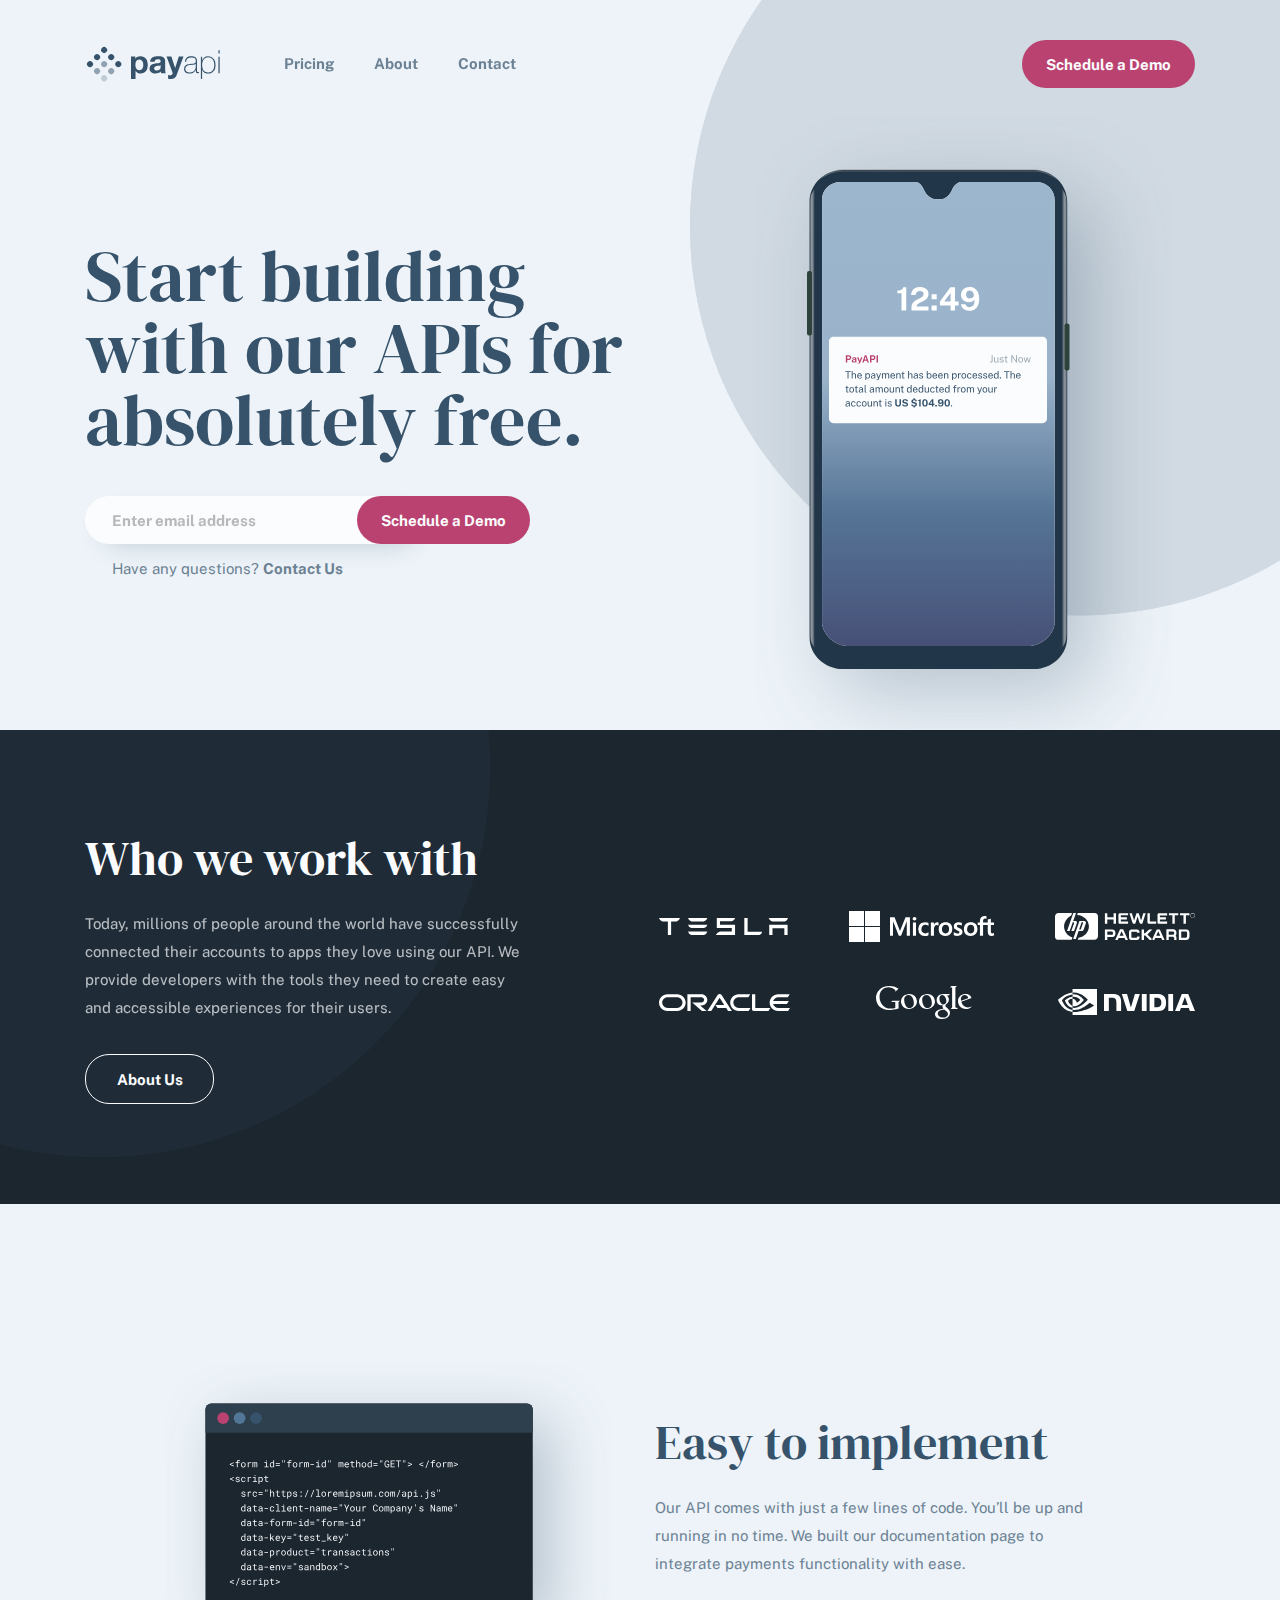
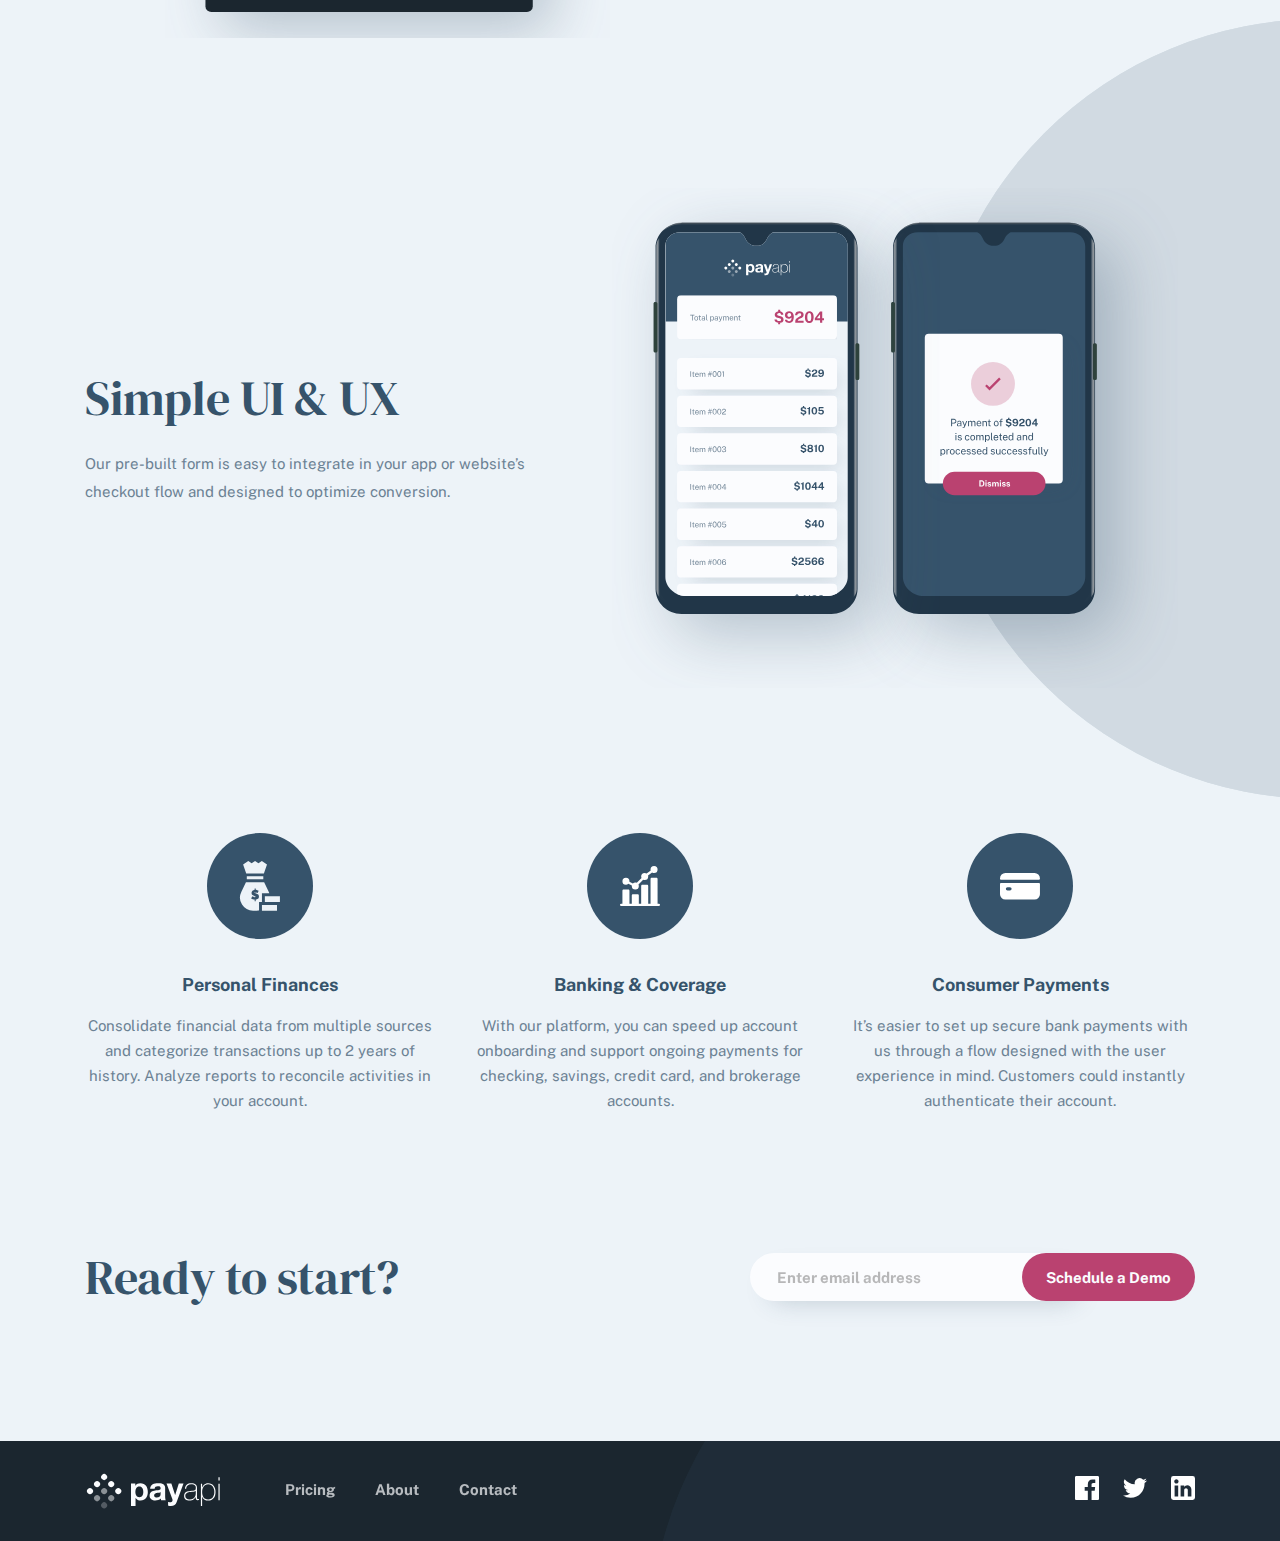
<file: index.html>
<!DOCTYPE html>
<html lang="en">
<head>
    <meta charset="UTF-8">
    <meta http-equiv="X-UA-Compatible" content="IE=edge">
    <meta name="viewport" content="width=device-width, initial-scale=1.0">
    <title>PayAPI</title>
    
    <!-- <link rel="stylesheet" href="./css/normalize.css"> -->
    <!-- <link rel="stylesheet" href="./css/main.css"> -->

    <link rel="stylesheet" href="./css/main.min.css">
</head>
<body>

    <div class="wrapper-bg">
        <!-- Header start -->
        <header class="site-header">
            <div class="container">
                <div class="site-header__inner">
                    <a class="logo" href="./index.html">
                        <img src="./images/logo.svg" alt="logo">
                    </a>
                    <div class="site-header__navbar-window">
                        <div class="site-header__btnbox">
                            <button class="site-header__x-btn js-close-navbar" type="button"></button>
                        </div>
                        <div class="site-header__navbar">
                            <nav class="site-header__nav">
                                <ul class="site-header__nav-list">
                                    <li class="site-header__nav-item">
                                        <!-- <a class="site-header__nav-link" href="./pricing.html"> -->
                                        <a class="site-header__nav-link" href="./pricing.html">
                                            Pricing
                                        </a>
                                    </li>
                                    <li class="site-header__nav-item">
                                        <!-- <a class="site-header__nav-link" href="#"> -->
                                        <a class="site-header__nav-link" href="./about.html">
                                            About
                                        </a>
                                    </li>
                                    <li class="site-header__nav-item">
                                        <a class="site-header__nav-link" href="./contact.html">
                                            Contact
                                        </a>
                                    </li>
                                </ul>
                            </nav>
                            <a class="site-header__link" href="#">
                                Schedule a Demo
                            </a>
                        </div>
                    </div>
                    <button class="site-header__burger js-open-navbar" type="button"></button>
                </div>
            </div>
        </header>
        <!-- Header finish -->
        <!-- Hero section start  -->
        <section class="hero">
            <div class="container">
                <div class="hero__inner">                
                    <div class="hero__textbox">
                        <h1 class="hero__text">
                            Start building with our APIs for absolutely free.
                        </h1>
    

                        

                        <form class="site-email-form" action="https://echo.htmlacademy.ru/" method="post" autocomplete="off">
                            <input class="site-email-input" type="email" name="user_email" id="user_email"
                            aria-label="Enter your email" required placeholder="Enter email address">
    
                            <button class="site-email-button" type="submit">
                                Schedule a Demo
                            </button>
                        </form>
                        <span class="hero__minitext">
                            Have any questions? 
                            <a class="hero__minitext-link" href="#">
                                Contact Us
                            </a>
                        </span>
                    </div>
                </div>
            </div>
        </section>
        <!-- Hero section finish  -->
    </div>

    <!-- Main start -->
    <main class="site-main">
        <!-- Сooperation section start  -->
        <section class="cooperation">
            <div class="container">
                <div class="cooperation__inner">
                    <div class="cooperation__textbox">
                        <h2 class="cooperation__text">
                            Who we work with
                        </h2>
                        <p class="cooperation__desc">
                            Today, millions of people around the world have successfully connected their accounts to apps they love using our API. We provide developers with the tools they need to create easy and accessible experiences for their users. 
                        </p>

                        <a class="cooperation__link" href="./about.html">
                            About Us
                        </a>
                    </div>

                    <div class="cooperation__imgbox">
                        <ul class="cooperation__list">
                            <li class="cooperation__item">
                                <a class="cooperation__img-link" href="#" target="blank">
                                    <img class="cooperation__img cooperation__img--tesla" src="./images/logo-tesla.svg" alt="Tesla company">
                                </a>
                            </li>
                            <li class="cooperation__item">
                                <a class="cooperation__img-link" href="#" target="blank">
                                    <img class="cooperation__img cooperation__img--microsoft" src="./images/logo-microsoft.svg" alt="Microsoft company">
                                </a>
                            </li>
                            <li class="cooperation__item">
                                <a class="cooperation__img-link" href="#" target="blank">
                                    <img class="cooperation__img cooperation__img--hp" src="./images/logo-hp.svg" alt="Hewlett Packard company">
                                </a>
                            </li>
                            <li class="cooperation__item">
                                <a class="cooperation__img-link" href="#" target="blank">
                                    <img class="cooperation__img cooperation__img--oracle" src="./images/logo-oracle.svg" alt="Oracle company">
                                </a>
                            </li>
                            <li class="cooperation__item">
                                <a class="cooperation__img-link" href="#" target="blank">
                                    <img class="cooperation__img cooperation__img--google" src="./images/logo-google.svg" alt="Google company">
                                </a>
                            </li>
                            <li class="cooperation__item">
                                <a class="cooperation__img-link" href="#" target="blank">
                                    <img class="cooperation__img cooperation__img--nvidia" src="./images/logo-nvidia.svg" alt="Nvida company">
                                </a>
                            </li>
                        </ul>
                    </div>
                </div>
            </div>
        </section>
        <!-- Сooperation section finish  -->

        <section class="app-functions">
            <div class="container">
                <h2 class="visually-hidden">
                    Our App Functions
                </h2>
                <div class="app-functions__inner">
                    <ul class="app-functions__list">
                        <li class="app-functions__item">
                            <div class="app-functions__textbox">
                                <h3 class="app-functions__text">
                                    Easy to implement
                                </h3>
                                <p class="app-functions__desc">
                                    Our API comes with just a few lines of code. You’ll be up and running in no time. We built our documentation page to integrate payments functionality with ease.
                                </p>
                            </div>
                        </li>
                        <li class="app-functions__item">
                            <div class="app-functions__textbox">
                                <h3 class="app-functions__text">
                                    Simple UI & UX
                                </h3>
                                <p class="app-functions__desc">
                                    Our pre-built form is easy to integrate in your app or website’s checkout flow and designed to optimize conversion. 
                                </p>
                            </div>
                        </li>
                    </ul>
                </div>
            </div>
        </section>
        <section class="about-services">
            <div class="container">
                <h2 class="visually-hidden">
                    Abour our services
                </h2>
                <div class="about-services__inner">
                    <ul class="about-services__info-list">
                        <li class="about-services__info-item">
                            <h3 class="about-services__info-text">
                                Personal Finances
                            </h3>
                            <p class="about-services__info-desc">
                                Consolidate financial data from multiple sources and categorize transactions up to 2 years of history. Analyze reports to reconcile activities in your account. 
                            </p>
                        </li>
                        <li class="about-services__info-item">
                            <h3 class="about-services__info-text">
                                Banking & Coverage
                            </h3>
                            <p class="about-services__info-desc">
                                With our platform, you can speed up account onboarding and support ongoing payments for checking, savings, credit card, and brokerage accounts.
                            </p>
                        </li>
                        <li class="about-services__info-item">
                            <h3 class="about-services__info-text">
                                Consumer Payments   
                            </h3>
                            <p class="about-services__info-desc">
                                It’s easier to set up secure bank payments with us through a flow designed with the user experience in mind. Customers could instantly authenticate their account.  
                            </p>
                        </li>
                    </ul>
                </div>
            </div>
        </section>

        <article class="site-article">
            <div class="container">
                <div class="site-article__wrap">
                    <h2 class="site-article__title">Ready to start?</h2>
                    <form
                    class="site-email-form"
                    action="https://echo.htmlacademy.ru/"
                    method="post"
                    autocomplete="off"
                    >
                    <input
                    class="site-email-input"
                    type="email"
                    name="user_ready_email"
                    id="user_ready_email"
                    aria-label="Enter your email"
                    required
                    placeholder="Enter email address"
                    />
                    
                    <button class="site-email-button" type="submit">
                        Schedule a Demo
                    </button>
                </form>
            </div>
        </div>
        </article>
    </main>
    <!-- Main finish  -->

    <!-- Footer start -->
    <footer class="site-footer">
        <div class="container">
            <div class="site-footer__inner">
                <a class="logo logo--footer" href="./index.html">
                    <img src="./images/logo-footer.svg" alt="PayAPI's logo footer">
                </a>
                <ul class="site-footer__list">
                    <li class="site-footer__item">
                        <a class="site-footer__link" href="./pricing.html">Pricing</a>
                    </li>
                    <li class="site-footer__item">
                        <a class="site-footer__link" href="./about.html">About</a>
                    </li>
                    <li class="site-footer__item">
                        <a class="site-footer__link" href="./contact.html">Contact</a>
                    </li>
                </ul>
                
                <ul class="site-footer__icon-list">
                    <li class="site-footer__icon-item">
                        <a class="site-footer__icon-link" href="#">
                            <svg width="24" height="24" fill="none" xmlns="http://www.w3.org/2000/svg"><path d="M22.68 0H1.32C.6 0 0 .6 0 1.32v21.36C0 23.4.6 24 1.32 24h11.5v-9.3H9.69v-3.62h3.13V8.41c0-3.1 1.9-4.79 4.66-4.79 1.32 0 2.46.1 2.8.15V7h-1.92c-1.5 0-1.8.71-1.8 1.76v2.32h3.59l-.47 3.62h-3.12V24h6.12c.73 0 1.32-.6 1.32-1.32V1.32C24 .6 23.4 0 22.68 0Z" fill="currentColor"/></svg>
                        </a>
                    </li>
                    <li class="site-footer__icon-item">
                        <a class="site-footer__icon-link" href="#">
                            <svg width="24" height="20" fill="none" xmlns="http://www.w3.org/2000/svg"><path d="M24 2.56c-.88.39-1.83.65-2.83.77A4.93 4.93 0 0 0 23.34.61c-.95.56-2 .97-3.13 1.2a4.92 4.92 0 0 0-8.4 4.48C7.74 6.1 4.1 4.13 1.68 1.15A4.93 4.93 0 0 0 3.2 7.72a4.9 4.9 0 0 1-2.23-.61A4.93 4.93 0 0 0 4.92 12c-.69.19-1.45.23-2.22.08a4.93 4.93 0 0 0 4.6 3.42A9.9 9.9 0 0 1 0 17.54a13.94 13.94 0 0 0 7.55 2.21c9.14 0 14.3-7.72 14-14.64.95-.7 1.79-1.57 2.45-2.55Z" fill="currentColor"/></svg>
                        </a>
                    </li>
                    <li class="site-footer__icon-item">
                        <a class="site-footer__icon-link" href="#">
                            <svg width="24" height="24" fill="none" xmlns="http://www.w3.org/2000/svg"><path fill-rule="evenodd" clip-rule="evenodd" d="M2.4 0h19.2A2.4 2.4 0 0 1 24 2.4v19.2a2.4 2.4 0 0 1-2.4 2.4H2.4A2.4 2.4 0 0 1 0 21.6V2.4A2.4 2.4 0 0 1 2.4 0Zm1.2 20.4h3.6V9.6H3.6v10.8ZM5.4 7.56c-1.2 0-2.16-.96-2.16-2.16 0-1.2.96-2.16 2.16-2.16 1.2 0 2.16.96 2.16 2.16 0 1.2-.96 2.16-2.16 2.16ZM16.8 20.4h3.6v-6.84c0-2.28-1.92-4.2-4.2-4.2-1.08 0-2.4.72-3 1.68V9.6H9.6v10.8h3.6v-6.36c0-.96.84-1.8 1.8-1.8.96 0 1.8.84 1.8 1.8v6.36Z" fill="currentColor"/></svg>
                        </a>
                    </li>
                </ul>
            </div>
        </div>
    </footer>
    <!-- Footer finish -->

    <script src="./js/main.js"></script>
</body>
</html>
</file>
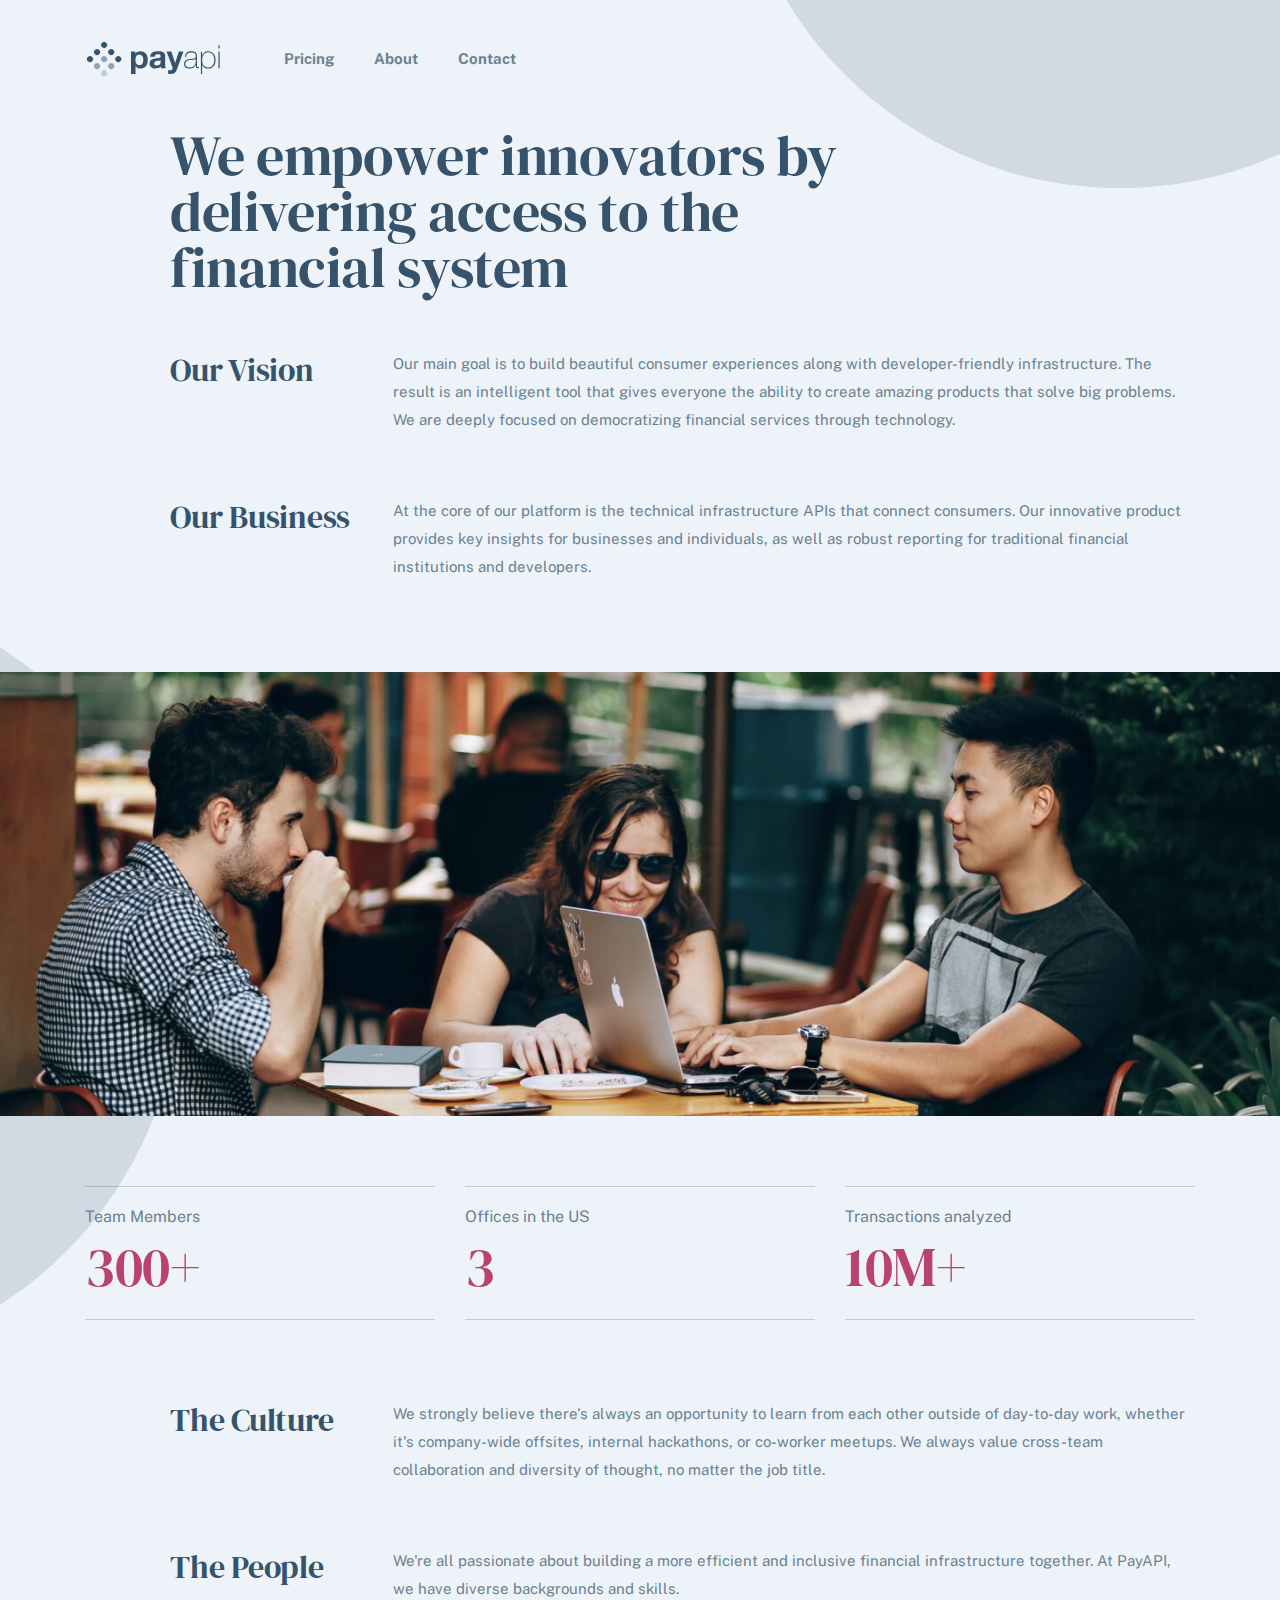
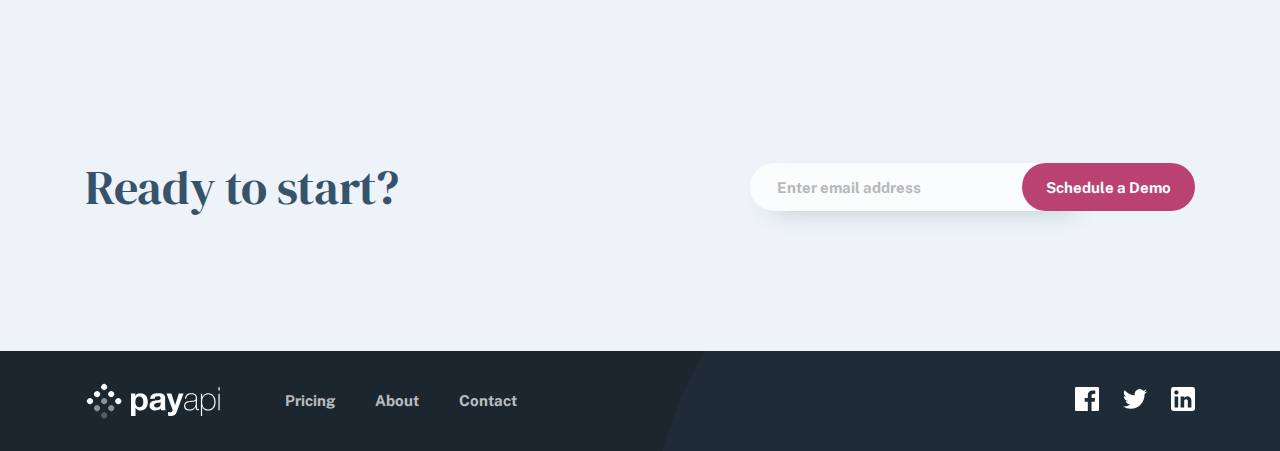
<file: about.html>
<!DOCTYPE html>
<html lang="en">
<head>
    <meta charset="UTF-8" />
    <meta http-equiv="X-UA-Compatible" content="IE=edge" />
    <meta name="viewport" content="width=device-width, initial-scale=1.0" />
    <title>PayAPI</title>
    
    <!-- <link rel="stylesheet" href="./css/normalize.css" /> -->
    <!-- <link rel="stylesheet" href="./css/main.css" /> -->
    
    <link rel="stylesheet" href="./css/main.min.css">
</head>
<body>
    
    <div class="about__wrap">
        <div class="wrapper-bg wrapper-bg--about">
            <!-- Header start -->
            <header class="site-header">
                <div class="container">
                    <div class="site-header__inner">
                        <a class="logo" href="./index.html">
                            <img src="./images/logo.svg" alt="logo" />
                        </a>
                        <div class="site-header__navbar-window">
                            <div class="site-header__btnbox">
                                <button
                                class="site-header__x-btn js-close-navbar"
                                type="button"
                                ></button>
                            </div>
                            <div class="site-header__navbar">
                                <nav class="site-header__nav">
                                    <ul class="site-header__nav-list">
                                        <li class="site-header__nav-item">
                                            <a
                                            class="site-header__nav-link"
                                            href="./pricing.html"
                                            >
                                            Pricing
                                        </a>
                                    </li>
                                    <li class="site-header__nav-item">
                                        <a
                                        class="site-header__nav-link"
                                        href="./about.html"
                                        >
                                        About
                                    </a>
                                </li>
                                <li class="site-header__nav-item">
                                    <a
                                    class="site-header__nav-link"
                                    href="./contact.html"
                                    >
                                    Contact
                                </a>
                            </div>
                        </div>
                        <button
                            class="site-header__burger js-open-navbar"
                            type="button"
                        ></button>
                    </div>
                </div>
            </header>
            <!-- Header finish -->

            <!-- Hero section start  -->
            <section class="hero about-hero">
                <div class="container">
                    <div class="about-hero__title-wrap">
                        <h2 class="about-hero__title">
                            We empower innovators by delivering access to the
                            financial system
                        </h2>
                    </div>
                    <ul class="about-hero__list">
                        <li class="about-hero__item">
                            <div class="about-hero__subtitle-wrap">
                                <h3 class="about-hero__subtitle">Our Vision</h3>
                            </div>
                            <p class="about-hero__descr">
                                Our main goal is to build beautiful consumer
                                experiences along with developer-friendly
                                infrastructure. The result is an intelligent
                                tool that gives everyone the ability to create
                                amazing products that solve big problems. We are
                                deeply focused on democratizing financial
                                services through technology.
                            </p>
                        </li>
                        <li class="about-hero__item">
                            <div class="about-hero__subtitle-wrap">
                                <h3 class="about-hero__subtitle">Our Business</h3>
                            </div>
                            <p class="about-hero__descr">
                                At the core of our platform is the technical
                                infrastructure APIs that connect consumers. Our
                                innovative product provides key insights for
                                businesses and individuals, as well as robust
                                reporting for traditional financial institutions
                                and developers.
                            </p>
                        </li>
                    </ul>
                </div>
            </section>
            <!-- Hero section finish  -->
        </div>

        <!-- Main start -->
        <main class="site-main">
            <!-- About us start-->
            <section class="about-us">
                <picture>
                    <source
                        media="(min-width: 992px)"
                        srcset="
                            ./images/people-desktop.jpg    1x,
                            ./images/people-desktop@2x.jpg 2x
                        "
                    />
                    <source
                        media="(min-width: 660px)"
                        srcset="
                            ./images/people-tablet.jpg    1x,
                            ./images/people-tablet@2x.jpg 2x
                        "
                    />

                    <img
                        class="about-us__img"
                        src="./images/people-mobile.jpg"
                        width="375"
                        height="300"
                        srcset="
                            ./images/people-mobile.jpg    1x,
                            ./images/people-mobile@2x.jpg 2x
                        "
                        alt="People watching computer"
                    />
                </picture>
            </section>
            <!-- About us finish -->
            
            <!-- Statistics start -->
            <section class="statistics">
                <div class="container">
                    <h2 class="visually-hidden">Statistics</h2>
                    <ul class="statistics__list">
                        <li class="statistics__item">
                            <p class="statistics__name">Team Members</p>
                            <span class="statistics__number">300+</span>
                        </li>
                        <li class="statistics__item">
                            <p class="statistics__name">Offices in the US</p>
                            <span class="statistics__number">3</span>
                        </li>
                        <li class="statistics__item">
                            <p class="statistics__name">
                                Transactions analyzed
                            </p>
                            <span class="statistics__number">10M+</span>
                        </li>
                    </ul>

                    <ul class="statistics__text-list">
                        <li class="statistics__text-item">
                            <div class="statistics__title-wrap">
                                <h3 class="statistics__title">The Culture</h3>
                            </div>
                            <p class="statistics__descr">
                                We strongly believe there's always an
                                opportunity to learn from each other outside of
                                day-to-day work, whether it's company-wide
                                offsites, internal hackathons, or co-worker
                                meetups. We always value cross-team
                                collaboration and diversity of thought, no
                                matter the job title.
                            </p>
                        </li>
                        <li class="statistics__text-item">
                            <div class="statistics__title-wrap">
                                <h3 class="statistics__title">The People</h3>
                            </div>
                            <p class="statistics__descr">
                                We're all passionate about building a more
                                efficient and inclusive financial infrastructure
                                together. At PayAPI, we have diverse backgrounds
                                and skills.
                            </p>
                        </li>
                    </ul>
                </div>
            </section>
            <!-- Statistics finish -->

            <!-- Article start -->
            <article class="site-article">
                <div class="container">
                    <div class="site-article__wrap">
                        <h2 class="site-article__title">Ready to start?</h2>
                        <form
                            class="site-email-form"
                            action="https://echo.htmlacademy.ru/"
                            method="post"
                            autocomplete="off"
                        >
                            <input
                                class="site-email-input"
                                type="email"
                                name="user_email"
                                id="user_email"
                                aria-label="Enter your email"
                                required
                                placeholder="Enter email address"
                            />

                            <button class="site-email-button" type="submit">
                                Schedule a Demo
                            </button>
                        </form>
                    </div>
                </div>
            </article>
            <!-- Article finish -->
        </main>
        <!-- Main finish  -->

      <!-- Footer start -->
      <footer class="site-footer">
    <div class="container">
        <div class="site-footer__inner">
            <a class="logo logo--footer" href="./index.html">
                <img src="./images/logo-footer.svg" alt="PayAPI's logo footer">
            </a>
            <ul class="site-footer__list">
                <li class="site-footer__item">
                    <a class="site-footer__link" href="./pricing.html">Pricing</a>
                </li>
                <li class="site-footer__item">
                    <a class="site-footer__link" href="./about.html">About</a>
                </li>
                <li class="site-footer__item">
                    <a class="site-footer__link" href="./contact.html">Contact</a>
                </li>
            </ul>
            
            <ul class="site-footer__icon-list">
                <li class="site-footer__icon-item">
                    <a class="site-footer__icon-link" href="#">
                        <svg width="24" height="24" fill="none" xmlns="http://www.w3.org/2000/svg"><path d="M22.68 0H1.32C.6 0 0 .6 0 1.32v21.36C0 23.4.6 24 1.32 24h11.5v-9.3H9.69v-3.62h3.13V8.41c0-3.1 1.9-4.79 4.66-4.79 1.32 0 2.46.1 2.8.15V7h-1.92c-1.5 0-1.8.71-1.8 1.76v2.32h3.59l-.47 3.62h-3.12V24h6.12c.73 0 1.32-.6 1.32-1.32V1.32C24 .6 23.4 0 22.68 0Z" fill="currentColor"/></svg>
                    </a>
                </li>
                <li class="site-footer__icon-item">
                    <a class="site-footer__icon-link" href="#">
                        <svg width="24" height="20" fill="none" xmlns="http://www.w3.org/2000/svg"><path d="M24 2.56c-.88.39-1.83.65-2.83.77A4.93 4.93 0 0 0 23.34.61c-.95.56-2 .97-3.13 1.2a4.92 4.92 0 0 0-8.4 4.48C7.74 6.1 4.1 4.13 1.68 1.15A4.93 4.93 0 0 0 3.2 7.72a4.9 4.9 0 0 1-2.23-.61A4.93 4.93 0 0 0 4.92 12c-.69.19-1.45.23-2.22.08a4.93 4.93 0 0 0 4.6 3.42A9.9 9.9 0 0 1 0 17.54a13.94 13.94 0 0 0 7.55 2.21c9.14 0 14.3-7.72 14-14.64.95-.7 1.79-1.57 2.45-2.55Z" fill="currentColor"/></svg>
                    </a>
                </li>
                <li class="site-footer__icon-item">
                    <a class="site-footer__icon-link" href="#">
                        <svg width="24" height="24" fill="none" xmlns="http://www.w3.org/2000/svg"><path fill-rule="evenodd" clip-rule="evenodd" d="M2.4 0h19.2A2.4 2.4 0 0 1 24 2.4v19.2a2.4 2.4 0 0 1-2.4 2.4H2.4A2.4 2.4 0 0 1 0 21.6V2.4A2.4 2.4 0 0 1 2.4 0Zm1.2 20.4h3.6V9.6H3.6v10.8ZM5.4 7.56c-1.2 0-2.16-.96-2.16-2.16 0-1.2.96-2.16 2.16-2.16 1.2 0 2.16.96 2.16 2.16 0 1.2-.96 2.16-2.16 2.16ZM16.8 20.4h3.6v-6.84c0-2.28-1.92-4.2-4.2-4.2-1.08 0-2.4.72-3 1.68V9.6H9.6v10.8h3.6v-6.36c0-.96.84-1.8 1.8-1.8.96 0 1.8.84 1.8 1.8v6.36Z" fill="currentColor"/></svg>
                    </a>
                </li>
            </ul>
        </div>
    </div>
      </footer>
      <!-- Footer finish -->

</div>
<script src="./js/main.js"></script>
</body>
</html>
</file>
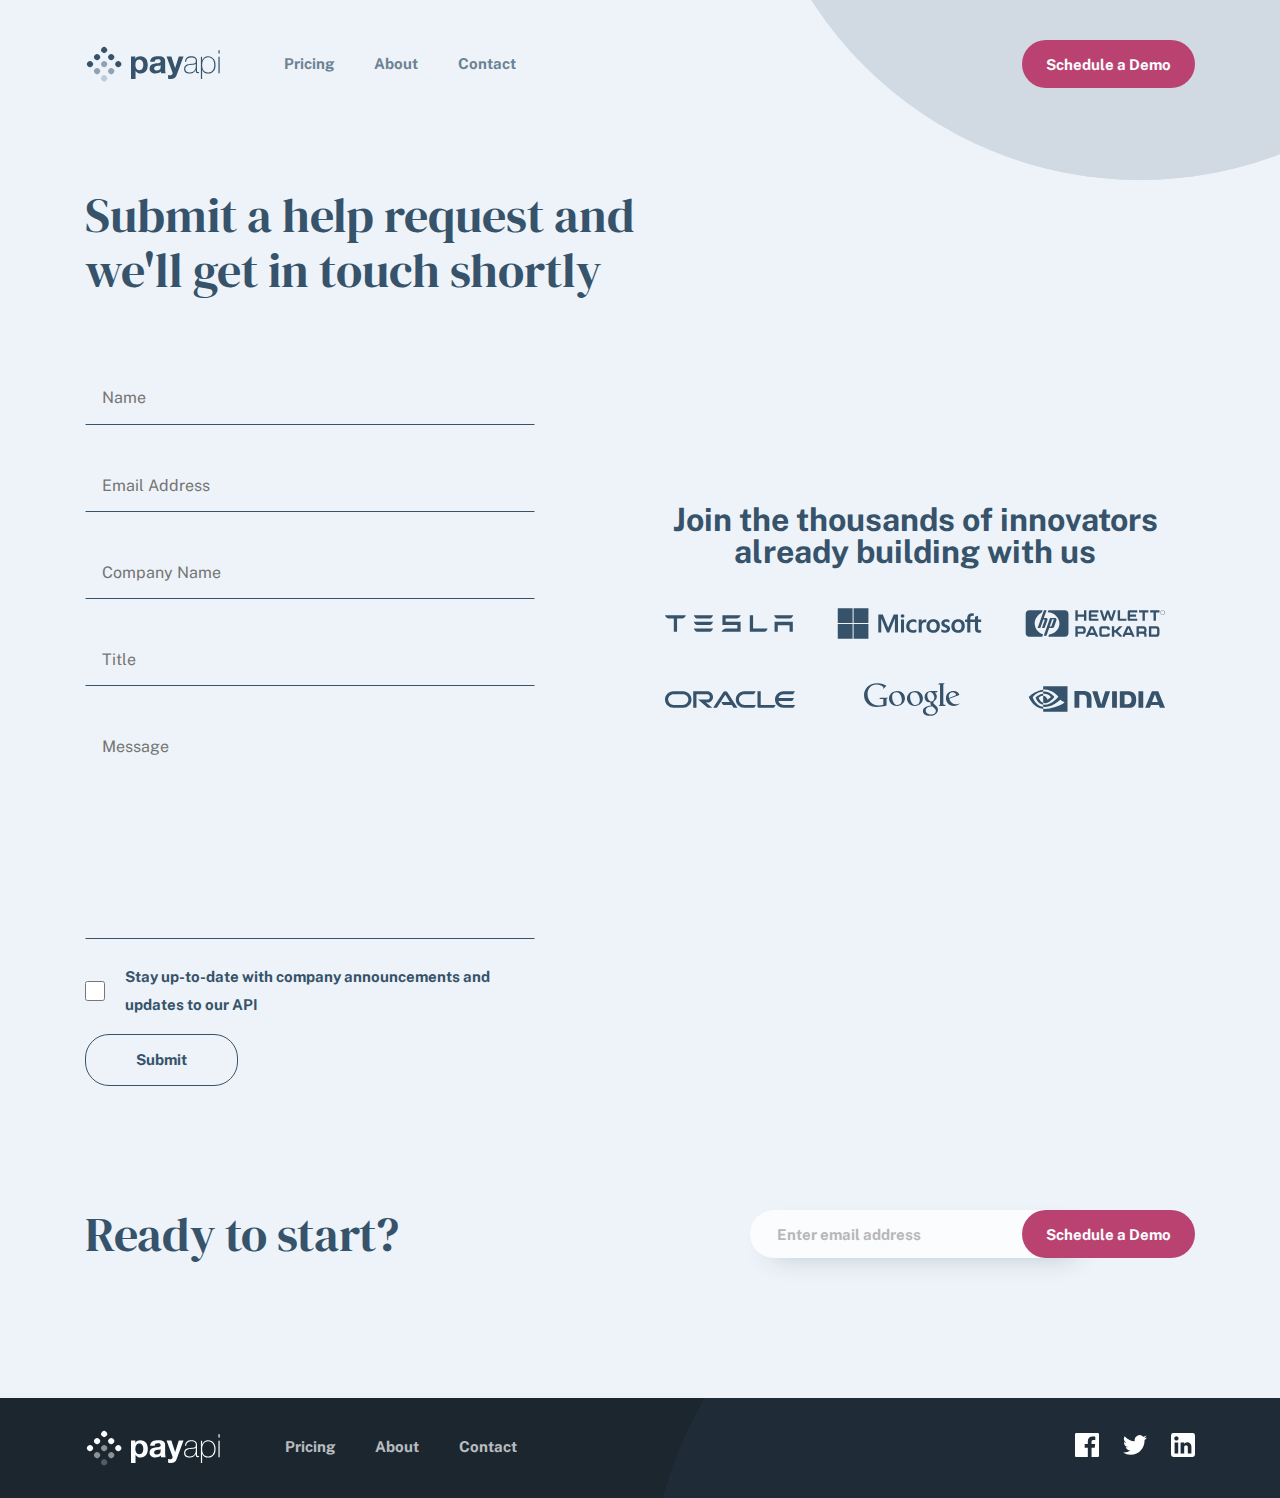
<file: contact.html>
<!DOCTYPE html>
<html lang="en">

<head>
    <meta charset="UTF-8">
    <meta http-equiv="X-UA-Compatible" content="IE=edge">
    <meta name="viewport" content="width=device-width, initial-scale=1.0">
    <title>PayAPI</title>

    <!-- <link rel="stylesheet" href="./css/normalize.css"> -->
    <link rel="stylesheet" href="./css/main.css">

    <!-- <link rel="stylesheet" href="./css/main.min.css"> -->
</head>

<body>

    <div class="contact-wrapper-bg">
        <!-- Header start -->
        <header class="site-header">
            <div class="container">
                <div class="site-header__inner">
                    <a class="logo" href="./index.html">
                        <img src="./images/logo.svg" alt="logo">
                    </a>
                    <div class="site-header__navbar-window">
                        <div class="site-header__btnbox">
                            <button class="site-header__x-btn js-close-navbar" type="button"></button>
                        </div>
                        <div class="site-header__navbar">
                            <nav class="site-header__nav">
                                <ul class="site-header__nav-list">
                                    <li class="site-header__nav-item">
                                        <a class="site-header__nav-link" href="./pricing.html">
                                            Pricing
                                        </a>
                                    </li>
                                    <li class="site-header__nav-item">
                                        <a class="site-header__nav-link" href="./about.html">
                                            About
                                        </a>
                                    </li>
                                    <li class="site-header__nav-item">
                                        <a class="site-header__nav-link" href="./contact.html">
                                            Contact
                                        </a>
                                    </li>
                                </ul>
                            </nav>
                            <a class="site-header__link" href="#">
                                Schedule a Demo
                            </a>
                        </div>
                    </div>
                    <button class="site-header__burger js-open-navbar" type="button"></button>
                </div>
            </div>
        </header>
        <!-- Header finish -->

        <!-- Hero section start  -->
        <section class="contact-hero">
            <div class="container">
                <div class="contact-hero__inner">
                    <div class="contact-hero__textbox">
                        <h2 class="contact-hero__text fz-400">
                            Submit a help request and we'll get in touch shortly
                        </h2>

                    </div>
                </div>
            </div>
        </section>
        <!-- Hero section finish  -->

    </div>

    <!-- Main start -->
    <main class="site-main">

        <section class="contact">
            <div class="container">
                <div class="contact__wrapper">
                    <div class="contact__inner">
                        <form class="contact__form" method="post" action="https://echo.htmlacademy.ru/courses" autocomplete="off">
                            <label class="contact__label">
                                <input class="input contact__input" name="user_name" aria-label="enter your name"
                                    type="text" placeholder="Name" minlength="3" required>
                                <span class="contact__span">This can't be empty</span>
                            </label>
                            <label class="contact__label">
                                <input class="input contact__input" name="user_email" aria-label="enter your email"
                                    type="text" placeholder="Email Address" minlength="3" required>
                                <span class="contact__span">This can't be empty</span>
                            </label>
                            <label class="contact__label">
                                <input class="input contact__input" name="user_company" aria-label="enter company name"
                                    type="text" placeholder="Company Name" minlength="3" required>
                                <span class="contact__span">This can't be empty</span>
                            </label>
                            <label class="contact__label">
                                <input class="input contact__input" name="user_company_title"
                                    aria-label="enter company title" type="text" placeholder="Title" minlength="3"
                                    required>
                                <span class="contact__span">This can't be empty</span>
                            </label>

                            <textarea class="contact__textarea textarea" name="user_message" cols="30" rows="10"
                                aria-label="enter your message" minlength="3" placeholder="Message"></textarea>

                            <label class="contact__label contact__label--flex">
                                <input class="input contact__input" name="user_choice"
                                    aria-label="Stay up-to-date with company announcements and updates to our API"
                                    type="checkbox">
                                <span class="contact__checkspan clr-secondary-100 fz-100 lh-200">
                                    Stay up-to-date with company announcements and updates to our API
                                </span>
                            </label>
                            <button class="contact__btn btn-light" type="submit">Submit</button>
                        </form>
                    </div>
                    <div class="contact__outer contact-cooperation">
                        <h3 class="contact__title fz-300 lh-400 clr-secondary-100">
                            Join the thousands of innovators already building with us
                        </h3>
                        <div class="contact-cooperation__imgbox">
                            <ul class="contact-cooperation__list contact__outer__list">
                                <li class="contact-cooperation__item">
                                    <a class="contact-cooperation__img-link" href="#" target="blank">
                                        <img class="contact-cooperation__img contact-cooperation__img--tesla" src="./images/tesla.svg"
                                            alt="Tesla company">
                                    </a>
                                </li>
                                <li class="contact-cooperation__item">
                                    <a class="contact-cooperation__img-link" href="#" target="blank">
                                        <img class="contact-cooperation__img contact-cooperation__img--microsoft"
                                            src="./images/microsoft.svg" alt="Microsoft company">
                                    </a>
                                </li>
                                <li class="contact-cooperation__item">
                                    <a class="contact-cooperation__img-link" href="#" target="blank">
                                        <img class="contact-cooperation__img contact-cooperation__img--hp" src="./images/packard.svg"
                                            alt="Hewlett Packard company">
                                    </a>
                                </li>
                                <li class="contact-cooperation__item">
                                    <a class="contact-cooperation__img-link" href="#" target="blank">
                                        <img class="contact-cooperation__img contact-cooperation__img--oracle" src="./images/Shape.svg"
                                            alt="Oracle company">
                                    </a>
                                </li>
                                <li class="contact-cooperation__item">
                                    <a class="contact-cooperation__img-link" href="#" target="blank">
                                        <img class="contact-cooperation__img contact-cooperation__img--google" src="./images/google.svg"
                                            alt="Google company">
                                    </a>
                                </li>
                                <li class="contact-cooperation__item">
                                    <a class="contact-cooperation__img-link" href="#" target="blank">
                                        <img class="contact-cooperation__img contact-cooperation__img--nvidia" src="./images/nvidia.svg"
                                            alt="Nvida company">
                                    </a>
                                </li>
                            </ul>
                        </div>
                    </div>
                </div>
            </div>
        </section>

        <!-- Article start -->
        <article class="site-article">
            <div class="container">
                <div class="site-article__wrap">
                    <h2 class="site-article__title">Ready to start?</h2>
                    <form class="site-email-form" action="https://echo.htmlacademy.ru/" method="post"
                        autocomplete="off">
                        <input class="site-email-input" type="email" name="user_email" id="user_email"
                            aria-label="Enter your email" required placeholder="Enter email address" />

                        <button class="site-email-button" type="submit">
                            Schedule a Demo
                        </button>
                    </form>
                </div>
            </div>
        </article>
        <!-- Article finish -->
    </main>
    <!-- Main finish  -->

    <!-- Footer start -->
    <footer class="site-footer">
        <div class="container">
            <div class="site-footer__inner">
                <a class="logo logo--footer" href="./index.html">
                    <img src="./images/logo-footer.svg" alt="PayAPI's logo footer">
                </a>
                <ul class="site-footer__list">
                    <li class="site-footer__item">
                        <a class="site-footer__link" href="./pricing.html">Pricing</a>
                    </li>
                    <li class="site-footer__item">
                        <a class="site-footer__link" href="./about.html">About</a>
                    </li>
                    <li class="site-footer__item">
                        <a class="site-footer__link" href="./contact.html">Contact</a>
                    </li>
                </ul>
                
                <ul class="site-footer__icon-list">
                    <li class="site-footer__icon-item">
                        <a class="site-footer__icon-link" href="#">
                            <svg width="24" height="24" fill="none" xmlns="http://www.w3.org/2000/svg"><path d="M22.68 0H1.32C.6 0 0 .6 0 1.32v21.36C0 23.4.6 24 1.32 24h11.5v-9.3H9.69v-3.62h3.13V8.41c0-3.1 1.9-4.79 4.66-4.79 1.32 0 2.46.1 2.8.15V7h-1.92c-1.5 0-1.8.71-1.8 1.76v2.32h3.59l-.47 3.62h-3.12V24h6.12c.73 0 1.32-.6 1.32-1.32V1.32C24 .6 23.4 0 22.68 0Z" fill="currentColor"/></svg>
                        </a>
                    </li>
                    <li class="site-footer__icon-item">
                        <a class="site-footer__icon-link" href="#">
                            <svg width="24" height="20" fill="none" xmlns="http://www.w3.org/2000/svg"><path d="M24 2.56c-.88.39-1.83.65-2.83.77A4.93 4.93 0 0 0 23.34.61c-.95.56-2 .97-3.13 1.2a4.92 4.92 0 0 0-8.4 4.48C7.74 6.1 4.1 4.13 1.68 1.15A4.93 4.93 0 0 0 3.2 7.72a4.9 4.9 0 0 1-2.23-.61A4.93 4.93 0 0 0 4.92 12c-.69.19-1.45.23-2.22.08a4.93 4.93 0 0 0 4.6 3.42A9.9 9.9 0 0 1 0 17.54a13.94 13.94 0 0 0 7.55 2.21c9.14 0 14.3-7.72 14-14.64.95-.7 1.79-1.57 2.45-2.55Z" fill="currentColor"/></svg>
                        </a>
                    </li>
                    <li class="site-footer__icon-item">
                        <a class="site-footer__icon-link" href="#">
                            <svg width="24" height="24" fill="none" xmlns="http://www.w3.org/2000/svg"><path fill-rule="evenodd" clip-rule="evenodd" d="M2.4 0h19.2A2.4 2.4 0 0 1 24 2.4v19.2a2.4 2.4 0 0 1-2.4 2.4H2.4A2.4 2.4 0 0 1 0 21.6V2.4A2.4 2.4 0 0 1 2.4 0Zm1.2 20.4h3.6V9.6H3.6v10.8ZM5.4 7.56c-1.2 0-2.16-.96-2.16-2.16 0-1.2.96-2.16 2.16-2.16 1.2 0 2.16.96 2.16 2.16 0 1.2-.96 2.16-2.16 2.16ZM16.8 20.4h3.6v-6.84c0-2.28-1.92-4.2-4.2-4.2-1.08 0-2.4.72-3 1.68V9.6H9.6v10.8h3.6v-6.36c0-.96.84-1.8 1.8-1.8.96 0 1.8.84 1.8 1.8v6.36Z" fill="currentColor"/></svg>
                        </a>
                    </li>
                </ul>
            </div>
        </div>
    </footer>
    <!-- Footer finish -->

    <script src="./js/main.js"></script>
</body>

</html>
</file>
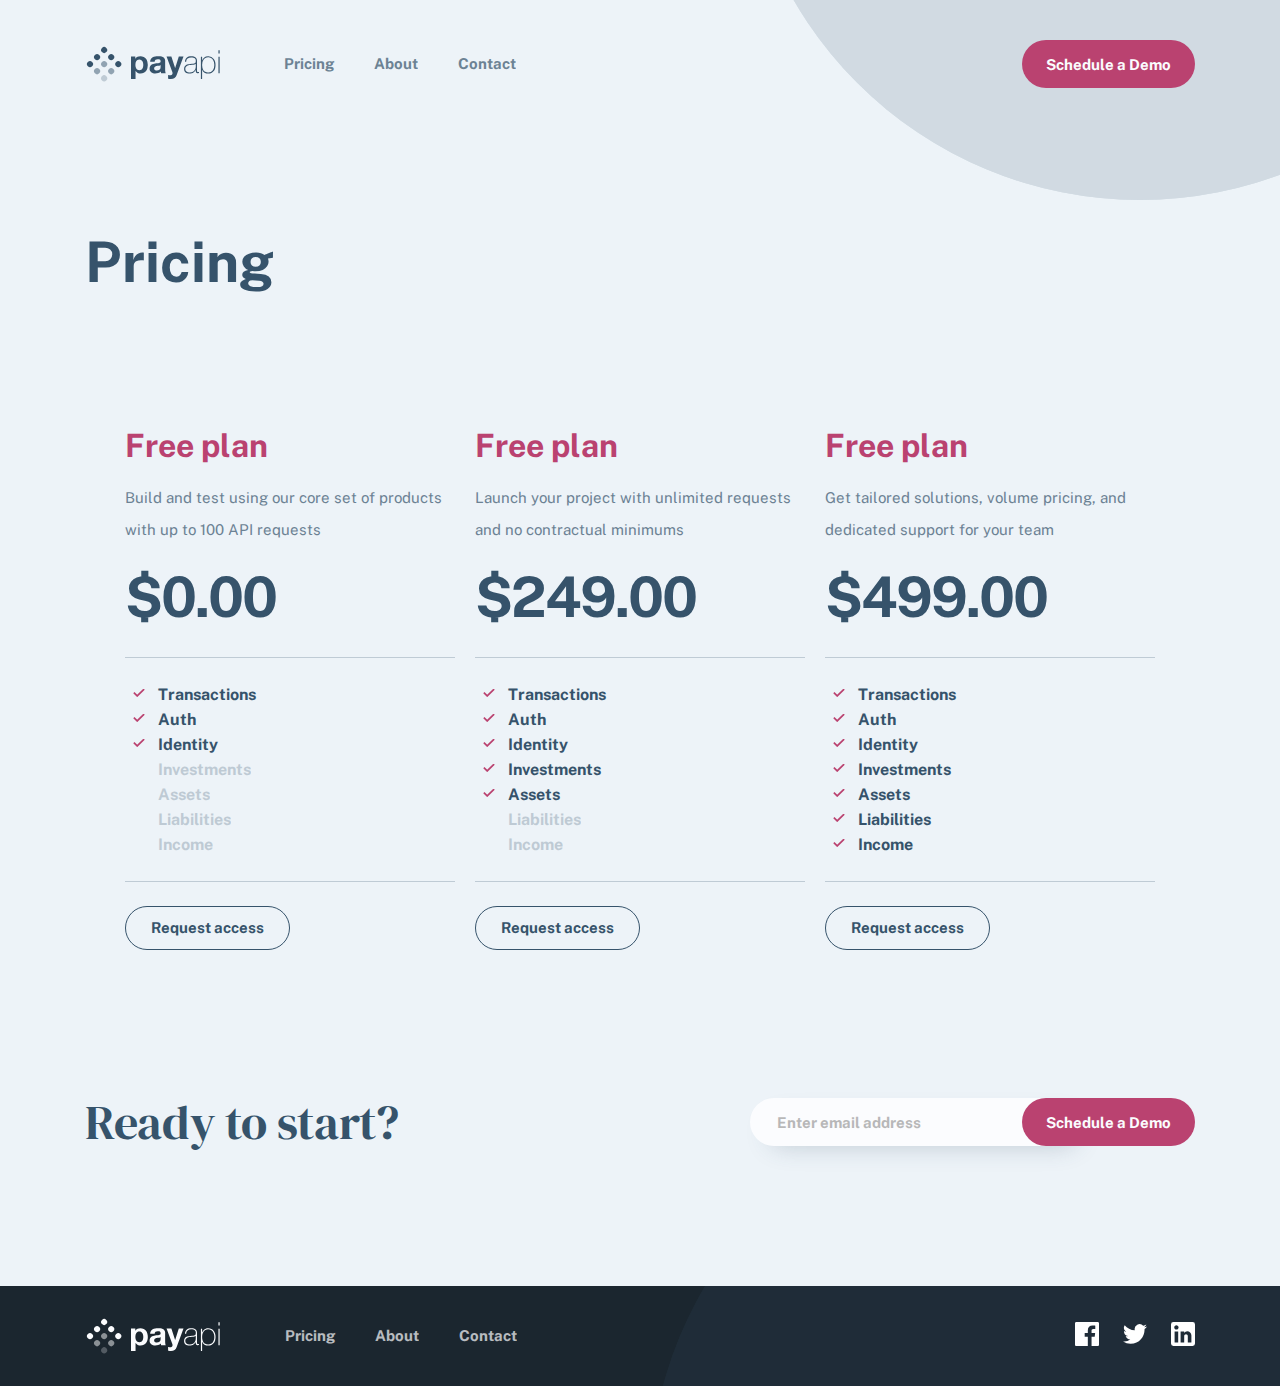
<file: pricing.html>
<!DOCTYPE html>
<html lang="en">

<head>
    <meta charset="UTF-8">
    <meta http-equiv="X-UA-Compatible" content="IE=edge">
    <meta name="viewport" content="width=device-width, initial-scale=1.0">
    <title>PayAPI</title>

    <!-- <link rel="stylesheet" href="./css/normalize.css"> -->
    <link rel="stylesheet" href="./css/main.css">

    <!-- <link rel="stylesheet" href="./css/main.min.css"> -->
</head>

<body>

    <div class="pricing-wrapper-bg">
        <!-- Header start -->
        <header class="site-header">
            <div class="container">
                <div class="site-header__inner">
                    <a class="logo" href="./index.html">
                        <img src="./images/logo.svg" alt="logo">
                    </a>
                    <div class="site-header__navbar-window">
                        <div class="site-header__btnbox">
                            <button class="site-header__x-btn js-close-navbar" type="button"></button>
                        </div>
                        <div class="site-header__navbar">
                            <nav class="site-header__nav">
                                <ul class="site-header__nav-list">
                                    <li class="site-header__nav-item">
                                        <a class="site-header__nav-link" href="./pricing.html">
                                            Pricing
                                        </a>
                                    </li>
                                    <li class="site-header__nav-item">
                                        <a class="site-header__nav-link" href="./about.html">
                                            About
                                        </a>
                                    </li>
                                    <li class="site-header__nav-item">
                                        <a class="site-header__nav-link" href="./contact.html">
                                            Contact
                                        </a>
                                    </li>
                                </ul>
                            </nav>
                            <a class="site-header__link" href="#">
                                Schedule a Demo
                            </a>
                        </div>
                    </div>
                    <button class="site-header__burger js-open-navbar" type="button"></button>
                </div>
            </div>
        </header>
        <!-- Header finish -->
        <!-- Hero section start  -->
        <section class="pricing-hero">
            <div class="container">
                <div class="pricing-hero__inner">
                    <div class="pricing-hero__textbox">
                        <h2 class="pricing-hero__text clr-secondary-100 fz-500 lh-600">
                            Pricing
                        </h2>
                    </div>
                </div>
            </div>
        </section>
        <!-- Hero section finish  -->
    </div>

    <!-- Main start -->
    <main class="site-main">
        <section class="pricing">
            <h2 class="visually-hidden">Our plans</h2>
            <div class="container">
                <div class="pricing__wrapper">
                    <ul class="pricing__list">
                        <li class="pricing__item">
                            <h3 class="pricing__title lh-300 clr-primary-100 fz-300 lh-500">Free plan</h3>
                            <p class="pricing__item__text fw-100 fz-100 lh-400 clr-light-200">
                                Build and test using our core set of products with up to 100 API requests 
                            </p>
                            <strong class="pricing__price fz-500 lh-700 clr-secondary-100">$0.00</strong>
                            <ul class="pricing__wrapper__list">
                                <li
                                    class="pricing__wrapper__item pricing__wrapper__item--enabled fz-200 lh-300 clr-secondary-100">
                                    Transactions
                                </li>
                                <li
                                    class="pricing__wrapper__item pricing__wrapper__item--enabled fz-200 lh-300 clr-secondary-100">
                                    Auth
                                </li>
                                <li
                                    class="pricing__wrapper__item pricing__wrapper__item--enabled fz-200 lh-300 clr-secondary-100">
                                    Identity
                                </li>
                                <li class="pricing__wrapper__item fz-200 lh-300 clr-secondary-100">
                                    Investments
                                </li>
                                <li class="pricing__wrapper__item fz-200 lh-300 clr-secondary-100">
                                    Assets
                                </li>
                                <li class="pricing__wrapper__item fz-200 lh-300 clr-secondary-100">
                                    Liabilities
                                </li>
                                <li class="pricing__wrapper__item fz-200 lh-300 clr-secondary-100">
                                    Income
                                </li>
                            </ul>

                            <button class="pricing__btn btn btn-light request-btn">
                                Request access
                            </button>
                        </li>
                        <li class="pricing__item">
                            <h3 class="pricing__title lh-300 clr-primary-100 fz-300 lh-500">Free plan</h3>
                            <p class="pricing__item__text fw-100 fz-100 lh-400 clr-light-200">
                                Launch your project with unlimited requests and no contractual minimums 
                            </p>
                            <strong class="pricing__price fz-500 lh-700 clr-secondary-100">$249.00</strong>
                            <ul class="pricing__wrapper__list">
                                <li
                                    class="pricing__wrapper__item pricing__wrapper__item--enabled fz-200 lh-300 clr-secondary-100">
                                    Transactions
                                </li>
                                <li
                                    class="pricing__wrapper__item pricing__wrapper__item--enabled fz-200 lh-300 clr-secondary-100">
                                    Auth
                                </li>
                                <li
                                    class="pricing__wrapper__item pricing__wrapper__item--enabled fz-200 lh-300 clr-secondary-100">
                                    Identity
                                </li>
                                <li
                                    class="pricing__wrapper__item pricing__wrapper__item--enabled fz-200 lh-300 clr-secondary-100">
                                    Investments
                                </li>
                                <li
                                    class="pricing__wrapper__item pricing__wrapper__item--enabled fz-200 lh-300 clr-secondary-100">
                                    Assets
                                </li>
                                <li class="pricing__wrapper__item fz-200 lh-300 clr-secondary-100">
                                    Liabilities
                                </li>
                                <li class="pricing__wrapper__item fz-200 lh-300 clr-secondary-100">
                                    Income
                                </li>
                            </ul>
                            <button class="pricing__btn btn btn-light request-btn">
                                Request access
                            </button>
                        </li>
                        <li class="pricing__item">
                            <h3 class="pricing__title lh-300 clr-primary-100 fz-300 lh-500">Free plan</h3>
                            <p class="pricing__item__text fw-100 fz-100 lh-400 clr-light-200">
                                Get tailored solutions, volume pricing, and dedicated support for your team 
                            </p>
                            <strong class="pricing__price fz-500 lh-700 clr-secondary-100">$499.00</strong>
                            <ul class="pricing__wrapper__list">
                                <li
                                    class="pricing__wrapper__item pricing__wrapper__item--enabled fz-200 lh-300 clr-secondary-100">
                                    Transactions
                                </li>
                                <li
                                    class="pricing__wrapper__item pricing__wrapper__item--enabled fz-200 lh-300 clr-secondary-100">
                                    Auth
                                </li>
                                <li
                                    class="pricing__wrapper__item pricing__wrapper__item--enabled fz-200 lh-300 clr-secondary-100">
                                    Identity
                                </li>
                                <li
                                    class="pricing__wrapper__item pricing__wrapper__item--enabled fz-200 lh-300 clr-secondary-100">
                                    Investments
                                </li>
                                <li
                                    class="pricing__wrapper__item pricing__wrapper__item--enabled fz-200 lh-300 clr-secondary-100">
                                    Assets
                                </li>
                                <li
                                    class="pricing__wrapper__item pricing__wrapper__item--enabled fz-200 lh-300 clr-secondary-100">
                                    Liabilities
                                </li>
                                <li
                                    class="pricing__wrapper__item pricing__wrapper__item--enabled fz-200 lh-300 clr-secondary-100">
                                    Income
                                </li>
                            </ul>

                            <button class="pricing__btn btn btn-light request-btn">
                                Request access
                            </button>
                        </li>
                    </ul>
                </div>
            </div>
        </section>

        <!-- Article start -->
        <article class="site-article">
            <div class="container">
                <div class="site-article__wrap">
                    <h2 class="site-article__title">Ready to start?</h2>
                    <form
                        class="site-email-form"
                        action="https://echo.htmlacademy.ru/"
                        method="post"
                        autocomplete="off"
                    >
                        <input
                            class="site-email-input"
                            type="email"
                            name="user_email"
                            id="user_email"
                            aria-label="Enter your email"
                            required
                            placeholder="Enter email address"
                        />

                        <button class="site-email-button" type="submit">
                            Schedule a Demo
                        </button>
                    </form>
                </div>
            </div>
        </article>
        <!-- Article finish -->
    </main>
    <!-- Main finish  -->

    <!-- Footer start -->
    <footer class="site-footer">
        <div class="container">
            <div class="site-footer__inner">
                <a class="logo logo--footer" href="./index.html">
                    <img src="./images/logo-footer.svg" alt="PayAPI's logo footer">
                </a>
                <ul class="site-footer__list">
                    <li class="site-footer__item">
                        <a class="site-footer__link" href="./pricing.html">Pricing</a>
                    </li>
                    <li class="site-footer__item">
                        <a class="site-footer__link" href="./about.html">About</a>
                    </li>
                    <li class="site-footer__item">
                        <a class="site-footer__link" href="./contact.html">Contact</a>
                    </li>
                </ul>
                
                <ul class="site-footer__icon-list">
                    <li class="site-footer__icon-item">
                        <a class="site-footer__icon-link" href="#">
                            <svg width="24" height="24" fill="none" xmlns="http://www.w3.org/2000/svg"><path d="M22.68 0H1.32C.6 0 0 .6 0 1.32v21.36C0 23.4.6 24 1.32 24h11.5v-9.3H9.69v-3.62h3.13V8.41c0-3.1 1.9-4.79 4.66-4.79 1.32 0 2.46.1 2.8.15V7h-1.92c-1.5 0-1.8.71-1.8 1.76v2.32h3.59l-.47 3.62h-3.12V24h6.12c.73 0 1.32-.6 1.32-1.32V1.32C24 .6 23.4 0 22.68 0Z" fill="currentColor"/></svg>
                        </a>
                    </li>
                    <li class="site-footer__icon-item">
                        <a class="site-footer__icon-link" href="#">
                            <svg width="24" height="20" fill="none" xmlns="http://www.w3.org/2000/svg"><path d="M24 2.56c-.88.39-1.83.65-2.83.77A4.93 4.93 0 0 0 23.34.61c-.95.56-2 .97-3.13 1.2a4.92 4.92 0 0 0-8.4 4.48C7.74 6.1 4.1 4.13 1.68 1.15A4.93 4.93 0 0 0 3.2 7.72a4.9 4.9 0 0 1-2.23-.61A4.93 4.93 0 0 0 4.92 12c-.69.19-1.45.23-2.22.08a4.93 4.93 0 0 0 4.6 3.42A9.9 9.9 0 0 1 0 17.54a13.94 13.94 0 0 0 7.55 2.21c9.14 0 14.3-7.72 14-14.64.95-.7 1.79-1.57 2.45-2.55Z" fill="currentColor"/></svg>
                        </a>
                    </li>
                    <li class="site-footer__icon-item">
                        <a class="site-footer__icon-link" href="#">
                            <svg width="24" height="24" fill="none" xmlns="http://www.w3.org/2000/svg"><path fill-rule="evenodd" clip-rule="evenodd" d="M2.4 0h19.2A2.4 2.4 0 0 1 24 2.4v19.2a2.4 2.4 0 0 1-2.4 2.4H2.4A2.4 2.4 0 0 1 0 21.6V2.4A2.4 2.4 0 0 1 2.4 0Zm1.2 20.4h3.6V9.6H3.6v10.8ZM5.4 7.56c-1.2 0-2.16-.96-2.16-2.16 0-1.2.96-2.16 2.16-2.16 1.2 0 2.16.96 2.16 2.16 0 1.2-.96 2.16-2.16 2.16ZM16.8 20.4h3.6v-6.84c0-2.28-1.92-4.2-4.2-4.2-1.08 0-2.4.72-3 1.68V9.6H9.6v10.8h3.6v-6.36c0-.96.84-1.8 1.8-1.8.96 0 1.8.84 1.8 1.8v6.36Z" fill="currentColor"/></svg>
                        </a>
                    </li>
                </ul>
            </div>
        </div>
    </footer>
    <!-- Footer finish -->

    <script src="./js/main.js"></script>
</body>

</html>
</file>
<file: css/main.css>
:root{--main-font-family: "Public Sans", "Arial", sans-serif;--main-font-weight: 700;--main-regular-font-weight: 400;--main-DM-font-family: "DM Serif Display", "Times New Roman", serif;--main-body-bg-color: #edf3f8;--main-text-color: #36536b;--main-desc-color: #6c8294;--main-footer-bg-color: #1b262f;--main-link-bg-color: #ba4270;--main-link-hover-bg: #da6d97;--main-white-text-color: #fbfcfe;--clr-primary-100:#ba4270;--clr-primary-200:#da6d97;--clr-secondary-100:#36536b;--clr-secondary-200:#1b262f;--clr-light-100:#fbfcfe;--clr-light-200:#6c8294;--fz-100:15px;--fz-200:16px;--fz-300:32px;--fz-400:48px;--fz-500:56px;--fw-100:400;--fw-200:700;--lh-100:18px;--lh-200:28px;--lh-300:25px;--lh-400:32px;--lh-500:40px;--lh-600:56px;--lh-700:72px}@font-face{font-family:"Public Sans";font-style:normal;font-weight:400;font-display:swap;src:url("../fonts/public-sans-v14-latin-regular.woff2") format("woff2"),url("../fonts/public-sans-v14-latin-regular.woff") format("woff")}@font-face{font-family:"DM Serif Display";font-style:normal;font-weight:400;font-display:swap;src:url("../fonts/dm-serif-display-v10-latin-regular.woff2") format("woff2"),url("../fonts/dm-serif-display-v10-latin-regular.woff") format("woff")}@font-face{font-family:"Public Sans";font-style:normal;font-weight:700;font-display:swap;src:url("../fonts/public-sans-v14-latin-700.woff2") format("woff2"),url("../fonts/public-sans-v14-latin-700.woff") format("woff")}html{line-height:1.15;-webkit-text-size-adjust:100%}body{margin:0}main{display:block}h1{font-size:2em;margin:.67em 0}hr{-webkit-box-sizing:content-box;box-sizing:content-box;height:0;overflow:visible}pre{font-family:monospace,monospace;font-size:1em}a{background-color:rgba(0,0,0,0)}abbr[title]{border-bottom:none;text-decoration:underline;-webkit-text-decoration:underline dotted;text-decoration:underline dotted}b,strong{font-weight:bolder}code,kbd,samp{font-family:monospace,monospace;font-size:1em}small{font-size:80%}sub,sup{font-size:75%;line-height:0;position:relative;vertical-align:baseline}sub{bottom:-0.25em}sup{top:-0.5em}img{border-style:none}button,input,optgroup,select,textarea{font-family:inherit;font-size:100%;line-height:1.15;margin:0}button,input{overflow:visible}button,select{text-transform:none}button,[type=button],[type=reset],[type=submit]{-webkit-appearance:button}button::-moz-focus-inner,[type=button]::-moz-focus-inner,[type=reset]::-moz-focus-inner,[type=submit]::-moz-focus-inner{border-style:none;padding:0}button:-moz-focusring,[type=button]:-moz-focusring,[type=reset]:-moz-focusring,[type=submit]:-moz-focusring{outline:1px dotted ButtonText}fieldset{padding:.35em .75em .625em}legend{-webkit-box-sizing:border-box;box-sizing:border-box;color:inherit;display:table;max-width:100%;padding:0;white-space:normal}progress{vertical-align:baseline}textarea{overflow:auto}[type=checkbox],[type=radio]{-webkit-box-sizing:border-box;box-sizing:border-box;padding:0}[type=number]::-webkit-inner-spin-button,[type=number]::-webkit-outer-spin-button{height:auto}[type=search]{-webkit-appearance:textfield;outline-offset:-2px}[type=search]::-webkit-search-decoration{-webkit-appearance:none}::-webkit-file-upload-button{-webkit-appearance:button;font:inherit}details{display:block}summary{display:list-item}template{display:none}[hidden]{display:none}*{-webkit-box-sizing:border-box;box-sizing:border-box}html{height:100%}img{display:block;height:auto}body{display:-webkit-box;display:-ms-flexbox;display:flex;-webkit-box-orient:vertical;-webkit-box-direction:normal;-ms-flex-direction:column;flex-direction:column;height:100%;margin:0;font-family:var(--main-font-family);font-weight:var(--main-font-weight);background-color:var(--main-body-bg-color)}a{display:inline-block;text-decoration:none}.site-main{-webkit-box-flex:1;-ms-flex-positive:1;flex-grow:1}button{border:1px solid rgba(0,0,0,0);background-color:rgba(0,0,0,0);-webkit-transition:all .3s ease-in-out;transition:all .3s ease-in-out}.btn{padding:12px 25px}.btn-primary{background-color:var(--clr-primary-100);-webkit-box-shadow:10px 10px 25px -10px rgba(54,83,107,.25);box-shadow:10px 10px 25px -10px rgba(54,83,107,.25);padding:16px 25px;text-align:center;color:var(--clr-light-100);border-radius:24px}.btn-primary:hover{background-color:var(--clr-primary-200)}.btn-primary:disabled{background-color:var(--clr-primary-100)}.btn-light{font-weight:var(--fw-200);font-size:var(--fz-100);line-height:var(--lh-100);border-radius:24px;border-color:var(--clr-secondary-100);color:var(--clr-secondary-100)}.btn-light:hover{background-color:var(--clr-secondary-100);color:var(--clr-light-100)}.fz-100{font-size:15px}.fz-200{font-size:16px}.fz-300{font-size:32px}.fz-400{font-size:48px}.fz-500{font-size:56px}.fw-100{font-weight:400}.fw-200{font-weight:700}.lh-100{line-height:18px}.lh-200{line-height:28px}.lh-300{line-height:25px}.lh-400{line-height:32px}.lh-500{line-height:40px}.lh-600{line-height:56px}.lh-700{line-height:72px}.clr-primary-100{color:#ba4270}.clr-primary-200{color:#da6d97}.clr-secondary-100{color:#36536b}.clr-secondary-200{color:#1b262f}.clr-light-100{color:#fbfcfe}.clr-light-200{color:#6c8294}.visually-hidden{clip:rect(0 0 0 0);-webkit-clip-path:inset(50%);clip-path:inset(50%);height:1px;overflow:hidden;position:absolute;white-space:nowrap;width:1px}.container{max-width:1150px;margin:0 auto;padding:0 20px}.site-header{padding-top:40px}.site-header__inner{display:-webkit-box;display:-ms-flexbox;display:flex;-webkit-box-align:center;-ms-flex-align:center;align-items:center;-webkit-box-pack:justify;-ms-flex-pack:justify;justify-content:space-between}.site-header__navbar-window{position:fixed;top:0;right:0;z-index:3;display:none;max-width:300px;width:100%;padding-top:48px;padding-right:24px;padding-left:24px;height:100%;background-color:var(--main-footer-bg-color);background-image:url("../../images/simple-circle.svg");background-repeat:no-repeat;background-position:calc(50% - 40px) calc(50% - 500px);-webkit-animation-name:navbar-animation;animation-name:navbar-animation;-webkit-animation-duration:2s;animation-duration:2s;-webkit-animation-fill-mode:forwards;animation-fill-mode:forwards}.navbar-open .site-header__navbar-window{display:block}@-webkit-keyframes navbar-animation{0%{right:-100%}100%{right:0}}@keyframes navbar-animation{0%{right:-100%}100%{right:0}}.site-header__btnbox{display:-webkit-box;display:-ms-flexbox;display:flex;-webkit-box-align:center;-ms-flex-align:center;align-items:center;-webkit-box-pack:end;-ms-flex-pack:end;justify-content:end;width:100%;padding-bottom:24px;border-bottom:1px solid rgba(251,252,254,.15)}.site-header__x-btn{display:inline-block;width:22px;height:23px;border:none;background-color:rgba(0,0,0,0);background-image:url("../../images/X.svg");background-position:center;background-repeat:no-repeat}.site-header__navbar{display:-webkit-box;display:-ms-flexbox;display:flex;-webkit-box-orient:vertical;-webkit-box-direction:normal;-ms-flex-direction:column;flex-direction:column;-webkit-box-align:center;-ms-flex-align:center;align-items:center;padding-top:43px}.site-header__nav{margin-bottom:32px}.site-header__nav-list{display:-webkit-box;display:-ms-flexbox;display:flex;-webkit-box-orient:vertical;-webkit-box-direction:normal;-ms-flex-direction:column;flex-direction:column;-webkit-box-align:center;-ms-flex-align:center;align-items:center;margin-top:0;margin-bottom:0;padding-left:0;list-style:none}.site-header__nav-item{margin-bottom:32px}.site-header__nav-item:last-child{margin-bottom:0}.site-header__nav-link{font-size:20px;line-height:24px;text-align:center;color:var(--main-white-text-color);opacity:.7}.site-header__link{max-width:252px;width:100%;padding-top:16px;padding-bottom:14px;font-size:15px;line-height:18px;text-align:center;color:var(--main-white-text-color);background-color:var(--main-link-bg-color);border-radius:24px;-webkit-transition:background-color .3s ease,opacity .3s ease;transition:background-color .3s ease,opacity .3s ease}.site-header__link:hover{background-color:var(--main-link-hover-bg)}.site-header__link:active{opacity:.5}.site-header__burger{width:28px;height:17px;background-color:rgba(0,0,0,0);border:none;background-image:url("../../images/burger.svg");background-position:center;background-repeat:no-repeat}@media only screen and (min-width: 660px){.site-header__inner{-webkit-box-pack:start;-ms-flex-pack:start;justify-content:start}.site-header__navbar-window{position:static;display:block;max-width:none;width:100%;padding-top:0;padding-right:0;padding-left:64px;height:auto;background-color:rgba(0,0,0,0);background-image:none;-webkit-animation-name:none;animation-name:none}.site-header__btnbox{display:none}.site-header__navbar{-webkit-box-orient:horizontal;-webkit-box-direction:normal;-ms-flex-direction:row;flex-direction:row;-webkit-box-pack:justify;-ms-flex-pack:justify;justify-content:space-between;width:100%;padding-top:0}.site-header__nav{margin-bottom:0;margin-right:20px}.site-header__nav-list{-webkit-box-orient:horizontal;-webkit-box-direction:normal;-ms-flex-direction:row;flex-direction:row}.site-header__nav-item{margin-right:40px;margin-bottom:0}.site-header__nav-item:last-child{margin-right:0}.site-header__nav-link{font-size:15px;line-height:18px;color:var(--main-text-color);-webkit-transition:opacity .3s ease;transition:opacity .3s ease}.site-header__nav-link:hover{opacity:1}.site-header__link{max-width:173px;padding-top:16px;padding-bottom:14px}.site-header__burger{display:none}}.wrapper-bg{background-image:url("../../images/hero-bg-t.svg");background-position:calc(50% + 0px) calc(50% - 390px);background-repeat:no-repeat;background-size:780px auto}.hero{padding-top:396px;padding-bottom:80px}.hero__inner{display:-webkit-box;display:-ms-flexbox;display:flex;-webkit-box-orient:vertical;-webkit-box-direction:normal;-ms-flex-direction:column;flex-direction:column;-webkit-box-align:center;-ms-flex-align:center;align-items:center}.hero__textbox{display:-webkit-box;display:-ms-flexbox;display:flex;-webkit-box-orient:vertical;-webkit-box-direction:normal;-ms-flex-direction:column;flex-direction:column;-webkit-box-align:center;-ms-flex-align:center;align-items:center;max-width:573px;width:100%}.hero__text{margin-top:0;margin-bottom:24px;font-family:var(--main-DM-font-family);font-weight:var(--main-regular-font-weight);font-size:32px;line-height:36px;text-align:center;color:var(--main-text-color)}.site-email-form{display:-webkit-box;display:-ms-flexbox;display:flex;-webkit-box-orient:vertical;-webkit-box-direction:normal;-ms-flex-direction:column;flex-direction:column;-webkit-box-align:center;-ms-flex-align:center;align-items:center;width:100%}.site-email-input{max-width:327px;width:100%;padding-top:16px;padding-right:27px;padding-bottom:14px;padding-left:27px;font-weight:700;font-size:15px;line-height:18px;color:var(--main-text-color);background-color:var(--main-white-text-color);-webkit-box-shadow:10px 10px 25px -10px rgba(54,83,107,.25);box-shadow:10px 10px 25px -10px rgba(54,83,107,.25);border-radius:24px;border:none}.site-email-input::-webkit-input-placeholder{opacity:.5}.site-email-input::-moz-placeholder{opacity:.5}.site-email-input:-ms-input-placeholder{opacity:.5}.site-email-input::-ms-input-placeholder{opacity:.5}.site-email-input::placeholder{opacity:.5}.site-email-input:not(:focus):not(:-moz-placeholder-shown):invalid{outline:1px solid red}.site-email-input:not(:focus):not(:-ms-input-placeholder):invalid{outline:1px solid red}.site-email-input:not(:focus):not(:placeholder-shown):invalid{outline:1px solid red}.site-email__button{color:red}.site-email-button{max-width:327px;width:100%;margin-top:16px;padding-top:16px;padding-bottom:14px;font-weight:var(--main-font-weight);font-size:15px;line-height:18px;text-align:center;color:var(--main-white-text-color);background-color:var(--main-link-bg-color);border-radius:24px;border:none;-webkit-transition:background-color .3s ease,opacity .3s ease;transition:background-color .3s ease,opacity .3s ease}.site-email-button:hover{background-color:var(--main-link-hover-bg)}.site-email-button:active{opacity:.5}.hero__minitext{margin-top:24px;display:inline-block;font-weight:var(--main-regular-font-weight);font-size:15px;line-height:18px;color:var(--main-desc-color)}.hero__minitext-link{font-weight:var(--main-font-weight);font-size:15px;line-height:18px;color:var(--main-desc-color)}@media only screen and (min-width: 660px){.wrapper-bg{background-position:calc(50% + 0px) calc(50% - 470px);background-size:949px auto}.hero{padding-bottom:100px}.hero__inner{-webkit-box-align:center;-ms-flex-align:center;align-items:center}.hero__textbox{-webkit-box-align:center;-ms-flex-align:center;align-items:center;max-width:573px}.hero__text{margin-bottom:22px;font-size:48px;line-height:56px;text-align:center}.site-email-form{position:relative;top:0;left:0;max-width:445px;width:100%;-webkit-box-orient:horizontal;-webkit-box-direction:normal;-ms-flex-direction:row;flex-direction:row;-webkit-box-align:center;-ms-flex-align:center;align-items:center}.site-email__input{padding-right:60px}.site-email-input{padding-right:60px}.site-email-button{position:absolute;top:0;right:0;max-width:173px;margin-top:0}.hero__minitext{margin-top:16px}}@media only screen and (min-width: 825px){.wrapper-bg{background-image:url("../../images/hero-bg.svg");background-position:calc(50% + 440px) calc(50% - 60px);background-size:780px auto}.hero{padding-top:152px;padding-bottom:152px}.hero__inner{-webkit-box-align:start;-ms-flex-align:start;align-items:flex-start}.hero__textbox{-webkit-box-align:start;-ms-flex-align:start;align-items:flex-start;max-width:546px}.hero__text{margin-bottom:40px;font-size:72px;line-height:72px;text-align:start}.hero__minitext{margin-left:27px}}.wrapper-bg{background-image:url("../../images/hero-bg-t.svg");background-position:calc(50% + 0px) calc(50% - 390px);background-repeat:no-repeat;background-size:780px auto}.hero{padding-top:396px;padding-bottom:80px}.hero__inner{display:-webkit-box;display:-ms-flexbox;display:flex;-webkit-box-orient:vertical;-webkit-box-direction:normal;-ms-flex-direction:column;flex-direction:column;-webkit-box-align:center;-ms-flex-align:center;align-items:center}.hero__textbox{display:-webkit-box;display:-ms-flexbox;display:flex;-webkit-box-orient:vertical;-webkit-box-direction:normal;-ms-flex-direction:column;flex-direction:column;-webkit-box-align:center;-ms-flex-align:center;align-items:center;max-width:573px;width:100%}.hero__text{margin-top:0;margin-bottom:24px;font-family:var(--main-DM-font-family);font-weight:var(--main-regular-font-weight);font-size:32px;line-height:36px;text-align:center;color:var(--main-text-color)}.site-email-form{display:-webkit-box;display:-ms-flexbox;display:flex;-webkit-box-orient:vertical;-webkit-box-direction:normal;-ms-flex-direction:column;flex-direction:column;-webkit-box-align:center;-ms-flex-align:center;align-items:center;width:100%}.site-email-input{max-width:327px;width:100%;padding-top:16px;padding-right:27px;padding-bottom:14px;padding-left:27px;font-weight:700;font-size:15px;line-height:18px;color:var(--main-text-color);background-color:var(--main-white-text-color);-webkit-box-shadow:10px 10px 25px -10px rgba(54,83,107,.25);box-shadow:10px 10px 25px -10px rgba(54,83,107,.25);border-radius:24px;border:none}.site-email-input::-webkit-input-placeholder{opacity:.5}.site-email-input::-moz-placeholder{opacity:.5}.site-email-input:-ms-input-placeholder{opacity:.5}.site-email-input::-ms-input-placeholder{opacity:.5}.site-email-input::placeholder{opacity:.5}.site-email-input:not(:focus):not(:-moz-placeholder-shown):invalid{outline:1px solid red}.site-email-input:not(:focus):not(:-ms-input-placeholder):invalid{outline:1px solid red}.site-email-input:not(:focus):not(:placeholder-shown):invalid{outline:1px solid red}.site-email__button{color:red}.site-email-button{max-width:327px;width:100%;margin-top:16px;padding-top:16px;padding-bottom:14px;font-weight:var(--main-font-weight);font-size:15px;line-height:18px;text-align:center;color:var(--main-white-text-color);background-color:var(--main-link-bg-color);border-radius:24px;border:none;-webkit-transition:background-color .3s ease,opacity .3s ease;transition:background-color .3s ease,opacity .3s ease}.site-email-button:hover{background-color:var(--main-link-hover-bg)}.site-email-button:active{opacity:.5}.hero__minitext{margin-top:24px;display:inline-block;font-weight:var(--main-regular-font-weight);font-size:15px;line-height:18px;color:var(--main-desc-color)}.hero__minitext-link{font-weight:var(--main-font-weight);font-size:15px;line-height:18px;color:var(--main-desc-color)}@media only screen and (min-width: 660px){.wrapper-bg{background-position:calc(50% + 0px) calc(50% - 470px);background-size:949px auto}.hero{padding-bottom:100px}.hero__inner{-webkit-box-align:center;-ms-flex-align:center;align-items:center}.hero__textbox{-webkit-box-align:center;-ms-flex-align:center;align-items:center;max-width:573px}.hero__text{margin-bottom:22px;font-size:48px;line-height:56px;text-align:center}.site-email-form{position:relative;top:0;left:0;max-width:445px;width:100%;-webkit-box-orient:horizontal;-webkit-box-direction:normal;-ms-flex-direction:row;flex-direction:row;-webkit-box-align:center;-ms-flex-align:center;align-items:center}.site-email__input{padding-right:60px}.site-email-input{padding-right:60px}.site-email-button{position:absolute;top:0;right:0;max-width:173px;margin-top:0}.hero__minitext{margin-top:16px}}@media only screen and (min-width: 825px){.wrapper-bg{background-image:url("../../images/hero-bg.svg");background-position:calc(50% + 440px) calc(50% - 60px);background-size:780px auto}.hero{padding-top:152px;padding-bottom:152px}.hero__inner{-webkit-box-align:start;-ms-flex-align:start;align-items:flex-start}.hero__textbox{-webkit-box-align:start;-ms-flex-align:start;align-items:flex-start;max-width:546px}.hero__text{margin-bottom:40px;font-size:72px;line-height:72px;text-align:start}.hero__minitext{margin-left:27px}}.cooperation{padding-top:80px;padding-bottom:80px;background-color:var(--main-footer-bg-color);background-image:url("../../images/simple-circle.svg");background-repeat:no-repeat;background-position:calc(50% + 0px) calc(50% - 535px);background-size:780px 780px}.cooperation__inner{display:-webkit-box;display:-ms-flexbox;display:flex;-webkit-box-orient:vertical;-webkit-box-direction:reverse;-ms-flex-direction:column-reverse;flex-direction:column-reverse;-webkit-box-align:center;-ms-flex-align:center;align-items:center}.cooperation__textbox{display:-webkit-box;display:-ms-flexbox;display:flex;-webkit-box-orient:vertical;-webkit-box-direction:normal;-ms-flex-direction:column;flex-direction:column;-webkit-box-align:center;-ms-flex-align:center;align-items:center;max-width:456px;width:100%}.cooperation__text{margin-top:0;margin-bottom:16px;font-family:var(--main-DM-font-family);font-weight:var(--main-regular-font-weight);font-size:32px;line-height:36px;text-align:center;color:var(--main-white-text-color)}.cooperation__desc{margin-top:0;margin-bottom:60px;font-weight:var(--main-regular-font-weight);font-size:15px;line-height:28px;text-align:center;color:var(--main-white-text-color);opacity:.7}.cooperation__link{max-width:129px;width:100%;padding-top:16px;padding-bottom:14px;font-size:15px;line-height:18px;text-align:center;color:var(--main-white-text-color);border:1px solid var(--main-white-text-color);border-radius:24px;-webkit-transition:color .3s ease,background-color .3s ease,opacity .3s ease;transition:color .3s ease,background-color .3s ease,opacity .3s ease}.cooperation__link:hover{color:var(--main-footer-bg-color);background-color:#fff}.cooperation__link:active{color:var(--main-white-text-color);background-color:rgba(0,0,0,0);opacity:.5}.cooperation__imgbox{max-width:280px;margin-bottom:56px}.cooperation__list{display:-webkit-box;display:-ms-flexbox;display:flex;-ms-flex-wrap:wrap;flex-wrap:wrap;-webkit-box-pack:justify;-ms-flex-pack:justify;justify-content:space-between;-webkit-box-align:center;-ms-flex-align:center;align-items:center;width:100%;margin-top:0;margin-bottom:0;padding-left:0;list-style:none}.cooperation__item{margin-bottom:40px}.cooperation__item:nth-child(5){margin-bottom:0}.cooperation__item:nth-child(6){margin-bottom:0}.cooperation__img--tesla{width:107px;height:15px}.cooperation__img--microsoft{width:120px;height:26px}.cooperation__img--hp{width:115px;height:22px}.cooperation__img--oracle{width:108px;height:14px}.cooperation__img--google{width:79px;height:27px}.cooperation__img--nvidia{width:113px;height:22px}@media only screen and (min-width: 600px){.cooperation{padding-top:88px;padding-bottom:88px;background-position:calc(50% + 0px) calc(50% - 460px)}.cooperation__text{margin-bottom:24px;font-size:48px;line-height:56px}.cooperation__desc{margin-bottom:32px}.cooperation__imgbox{max-width:536px;margin-bottom:64px}.cooperation__item{margin-bottom:46px}.cooperation__item:nth-child(4){margin-bottom:0}.cooperation__img--tesla{width:129px;height:17px}.cooperation__img--microsoft{width:145px;height:31px}.cooperation__img--hp{width:140px;height:27px}.cooperation__img--oracle{width:131px;height:17px}.cooperation__img--google{width:96px;height:33px}.cooperation__img--nvidia{width:137px;height:26px}}@media only screen and (min-width: 1045px){.cooperation{padding-top:100px;padding-bottom:100px;background-position:calc(50% - 540px) calc(50% - 200px)}.cooperation__inner{-webkit-box-orient:horizontal;-webkit-box-direction:normal;-ms-flex-direction:row;flex-direction:row;-webkit-box-pack:justify;-ms-flex-pack:justify;justify-content:space-between}.cooperation__textbox{-webkit-box-orient:vertical;-webkit-box-direction:normal;-ms-flex-direction:column;flex-direction:column;-webkit-box-align:start;-ms-flex-align:start;align-items:flex-start;max-width:445px;margin-right:20px}.cooperation__text{text-align:start}.cooperation__desc{text-align:start}.cooperation__imgbox{max-width:536px;margin-bottom:0}.cooperation__item{margin-bottom:39px}.cooperation__item:nth-child(4){margin-bottom:0}}.app-functions{padding-top:80px;padding-bottom:80px}.app-functions__list{display:-webkit-box;display:-ms-flexbox;display:flex;-webkit-box-orient:vertical;-webkit-box-direction:normal;-ms-flex-direction:column;flex-direction:column;-webkit-box-align:center;-ms-flex-align:center;align-items:center;margin-top:0;margin-bottom:80px;padding-left:0;list-style:none}.app-functions__item{display:-webkit-box;display:-ms-flexbox;display:flex;-webkit-box-orient:vertical;-webkit-box-direction:normal;-ms-flex-direction:column;flex-direction:column;-webkit-box-align:center;-ms-flex-align:center;align-items:center;background-repeat:no-repeat}.app-functions__item:nth-child(1){margin-bottom:80px;padding-top:257px;background-image:url("../../images/code-img.svg");background-position:calc(50% + 20px) top;background-size:401px auto}.app-functions__item:nth-child(2){padding-top:368px;background-image:url("../../images/double-phone.svg");background-position:calc(50% + 10px) top;background-size:328px auto}.app-functions__textbox{max-width:573px;width:100%}.app-functions__text{margin-top:0;margin-bottom:24px;font-family:var(--main-DM-font-family);font-weight:var(--main-regular-font-weight);font-size:36px;line-height:36px;text-align:center;color:var(--main-text-color)}.app-functions__desc{margin-top:0;margin-bottom:0;font-weight:var(--main-regular-font-weight);font-size:15px;line-height:28px;text-align:center;color:var(--main-desc-color)}.app-functions__info-list{display:-webkit-box;display:-ms-flexbox;display:flex;-webkit-box-orient:vertical;-webkit-box-direction:normal;-ms-flex-direction:column;flex-direction:column;-webkit-box-align:center;-ms-flex-align:center;align-items:center;width:100%;margin-top:0;margin-bottom:0;padding-left:0;list-style:none}.app-functions__info-item{display:-webkit-box;display:-ms-flexbox;display:flex;-webkit-box-orient:vertical;-webkit-box-direction:normal;-ms-flex-direction:column;flex-direction:column;-webkit-box-align:center;-ms-flex-align:center;align-items:center;max-width:328px;width:100%;margin-bottom:48px}.app-functions__info-item::before{display:inline-block;width:106px;height:106px;background-color:var(--main-text-color);border-radius:50%;margin-bottom:33px;background-repeat:no-repeat;background-position:center;background-size:cover;content:""}.app-functions__info-item:nth-child(1)::before{background-image:url("../../images/personal-finance.svg")}.app-functions__info-item:nth-child(2)::before{background-image:url("../../images/banking-coverage.svg")}.app-functions__info-item:nth-child(3){margin-bottom:0}.app-functions__info-item:nth-child(3)::before{background-image:url("../../images/consumer-payments.svg")}.app-functions__info-text{margin-top:0;margin-bottom:16px;font-size:18px;line-height:25px;text-align:center;color:var(--main-text-color)}.app-functions__info-desc{margin-top:0;margin-bottom:0;font-weight:var(--main-regular-font-weight);font-size:15px;line-height:25px;text-align:center;color:var(--main-desc-color)}@media only screen and (min-width: 600px){.app-functions{padding-top:100px;padding-bottom:100px}.app-functions__list{margin-top:0;margin-bottom:100px;padding-left:0;list-style:none}.app-functions__item{display:-webkit-box;display:-ms-flexbox;display:flex;-webkit-box-orient:vertical;-webkit-box-direction:normal;-ms-flex-direction:column;flex-direction:column;-webkit-box-align:center;-ms-flex-align:center;align-items:center;background-repeat:no-repeat}.app-functions__item:nth-child(1){margin-bottom:100px;padding-top:298px;background-size:401px auto}.app-functions__item:nth-child(2){background-size:363px auto}.app-functions__textbox{max-width:573px;width:100%}.app-functions__text{font-size:48px;line-height:56px}}@media only screen and (min-width: 690px){.app-functions__info-list{-webkit-box-orient:horizontal;-webkit-box-direction:normal;-ms-flex-direction:row;flex-direction:row;-webkit-box-align:start;-ms-flex-align:start;align-items:flex-start;-webkit-box-pack:justify;-ms-flex-pack:justify;justify-content:space-between}.app-functions__info-item{display:-webkit-box;display:-ms-flexbox;display:flex;-webkit-box-orient:vertical;-webkit-box-direction:normal;-ms-flex-direction:column;flex-direction:column;-webkit-box-align:center;-ms-flex-align:center;align-items:center;max-width:223px;margin-right:10px;margin-bottom:0}.app-functions__info-item::before{width:88px;height:88px}.app-functions__info-item:nth-child(3){margin-right:0}}@media only screen and (min-width: 768px){.app-functions__info-item{max-width:350px}.app-functions__info-item::before{width:106px;height:106px}}@media only screen and (min-width: 1000px){.app-functions{padding-top:150px;padding-bottom:96px}.app-functions__list{-webkit-box-orient:vertical;-webkit-box-direction:normal;-ms-flex-direction:column;flex-direction:column;-webkit-box-align:start;-ms-flex-align:start;align-items:flex-start;margin-top:0;margin-bottom:145px;padding-left:0;list-style:none}.app-functions__item{width:100%;-webkit-box-orient:horizontal;-webkit-box-direction:normal;-ms-flex-direction:row;flex-direction:row;background-repeat:no-repeat}.app-functions__item:nth-child(1){max-width:1015px;margin-bottom:150px;-webkit-box-orient:horizontal;-webkit-box-direction:reverse;-ms-flex-direction:row-reverse;flex-direction:row-reverse;padding-top:60px;padding-bottom:60px;background-position:calc(50% - 205px) calc(50% + 30px);background-size:445px auto}.app-functions__item:nth-child(2){padding-top:182px;padding-bottom:182px;background-size:566px auto;background-position:calc(50% + 255px) calc(50% - 0px)}.app-functions__textbox{max-width:445px}.app-functions__text{text-align:start}.app-functions__desc{text-align:start}}.wrapper-bg--about{background-image:url("../../images/simple-circle.svg");background-size:780px 780px;background-position:calc(50% + 330px) calc(50% - 700px)}.about-hero{margin-bottom:40px;padding-top:50px;padding-bottom:0}.about-hero__title-wrap{max-width:450px;margin:0 auto;margin-bottom:40px;text-align:center}.about-hero__title{margin-top:0;margin-bottom:0;font-family:var(--main-DM-font-family);font-size:32px;font-weight:var(--main-regular-font-weight);line-height:36px;letter-spacing:-0.25px;color:var(--main-text-color)}.about-hero__list{margin-top:0px;margin-bottom:76px;padding-left:0px;list-style:none}.about-hero__item{text-align:center}.about-hero__item:first-child{margin-bottom:48px}.about-hero__subtitle{margin-top:0;font-family:var(--main-DM-font-family);font-size:24px;font-weight:var(--main-regular-font-weight);line-height:32px;letter-spacing:-0.18px;color:var(--main-text-color);white-space:nowrap}.about-hero__descr{margin-top:0;font-size:15px;font-weight:var(--main-regular-font-weight);line-height:28px;color:var(--main-desc-color)}@media only screen and (min-width: 375px){.wrapper-bg--about{background-position:calc(50% + 330px) calc(50% - 600px)}}@media only screen and (min-width: 660px){.wrapper-bg--about{background-position:calc(50% + 480px) calc(50% - 450px)}.about-hero{margin-bottom:54px}.about-hero__title-wrap{max-width:500px;margin-bottom:54px}.about-hero__title{font-family:var(--main-DM-font-family);font-size:40px;font-weight:var(--main-regular-font-weight);line-height:45px;letter-spacing:-0.5px;color:var(--main-text-color)}.about-hero__item{display:-webkit-box;display:-ms-flexbox;display:flex;-webkit-box-align:start;-ms-flex-align:start;align-items:start;text-align:start}.about-hero__subtitle-wrap{width:223px;-ms-flex-negative:0;flex-shrink:0}.about-hero__subtitle{margin-right:40px;font-family:var(--main-DM-font-family);font-size:32px;font-weight:var(--main-regular-font-weight);line-height:40px;letter-spacing:-0.25px;color:var(--main-text-color)}}@media only screen and (min-width: 768px){.about-hero__title-wrap{max-width:573px}.about-hero__title{font-family:var(--main-DM-font-family);font-size:48px;font-weight:var(--main-regular-font-weight);line-height:56px;letter-spacing:-0.37px;color:var(--main-text-color)}}@media only screen and (min-width: 992px){.about__wrap{background-image:url("../../images/simple-circle.svg");background-repeat:no-repeat;background-size:780px 780px;background-position:calc(50% - 850px) calc(50% - 50px)}.wrapper-bg--about{background-position:calc(50% + 480px) calc(50% - 500px)}.about-hero__title-wrap{max-width:730px;margin-left:85px;text-align:start}.about-hero__title{font-family:var(--main-DM-font-family);font-size:56px;font-weight:var(--main-regular-font-weight);line-height:56px;letter-spacing:-0.37px;color:var(--main-text-color)}.about-hero__list{margin-left:85px}}.about-us{margin-bottom:48px}.about-us__img{width:100%;max-width:1536px;max-height:500px;margin:0 auto}@media only screen and (min-width: 660px){.about-us{margin-bottom:70px}}.statistics{margin-bottom:48px}.statistics__list{margin-top:0px;margin-bottom:48px;padding-left:0px;list-style:none}.statistics__list::before{display:block;width:100%;height:1px;background-color:#36536b;opacity:.25;content:""}.statistics__list::after{display:block;width:100%;height:1px;background-color:#36536b;opacity:.25;content:""}.statistics__item{text-align:center}.statistics__item:not(:last-child){margin-bottom:32px}.statistics__name{margin-bottom:0;font-weight:var(--main-regular-font-weight);line-height:28px;color:var(--main-desc-color)}.statistics__number{margin-top:0;margin-bottom:0;font-family:var(--main-DM-font-family);font-size:56px;font-weight:var(--main-regular-font-weight);line-height:72px;letter-spacing:-0.43px;color:#ba4270}.statistics__text-list{margin-top:0px;margin-bottom:0px;padding-left:0px;list-style:none}.statistics__text-item{text-align:center}.statistics__text-item:first-child{margin-bottom:48px}.statistics__title{margin-top:0;font-family:var(--main-DM-font-family);font-size:24px;font-weight:var(--main-regular-font-weight);line-height:32px;letter-spacing:-0.18px;color:var(--main-text-color);white-space:nowrap}.statistics__descr{margin-top:0;font-size:15px;font-weight:var(--main-regular-font-weight);line-height:28px;color:var(--main-desc-color)}@media only screen and (min-width: 660px){.statistics__list{display:-webkit-box;display:-ms-flexbox;display:flex;-webkit-box-align:start;-ms-flex-align:start;align-items:start}.statistics__list::before{content:none}.statistics__list::after{content:none}.statistics__item{width:100%;justify-self:start;text-align:start}.statistics__item:not(:last-child){margin-right:10px}.statistics__item::before{display:block;width:100%;height:1px;margin-bottom:44px;background-color:#36536b;opacity:.25;content:""}.statistics__item::after{display:block;width:100%;height:1px;margin-top:16px;background-color:#36536b;opacity:.25;content:""}.statistics__name{display:none}.statistics__text-item{display:-webkit-box;display:-ms-flexbox;display:flex;-webkit-box-align:start;-ms-flex-align:start;align-items:start;text-align:start}.statistics__title-wrap{width:223px;-ms-flex-negative:0;flex-shrink:0}.statistics__title{margin-right:40px;font-family:var(--main-DM-font-family);font-size:32px;font-weight:var(--main-regular-font-weight);line-height:40px;letter-spacing:-0.25px;color:var(--main-text-color)}}@media only screen and (min-width: 992px){.statistics{margin-bottom:100px}.statistics__item:not(:last-child){margin-right:30px}.statistics__item::before{margin-bottom:16px}.statistics__name{display:block}.statistics__text-list{margin-left:85px}}.site-article{margin-bottom:96px}.site-article__wrap{display:-webkit-box;display:-ms-flexbox;display:flex;-webkit-box-orient:vertical;-webkit-box-direction:normal;-ms-flex-direction:column;flex-direction:column;-webkit-box-align:center;-ms-flex-align:center;align-items:center}.site-article__title{font-family:var(--main-DM-font-family);font-size:32px;font-weight:var(--main-regular-font-weight);line-height:36px;letter-spacing:-0.2px;color:var(--main-text-color)}@media only screen and (min-width: 660px){.site-article__title{font-family:var(--main-DM-font-family);font-size:40px;font-weight:var(--main-regular-font-weight);line-height:36px;letter-spacing:-0.2px;color:var(--main-text-color)}}@media only screen and (min-width: 992px){.site-article__wrap{-webkit-box-orient:horizontal;-webkit-box-direction:normal;-ms-flex-direction:row;flex-direction:row;-webkit-box-pack:justify;-ms-flex-pack:justify;justify-content:space-between}.site-article__title{font-family:var(--main-DM-font-family);font-size:48px;font-weight:var(--main-regular-font-weight);line-height:56px;letter-spacing:-0.37px;color:var(--main-text-color)}}.pricing-wrapper-bg{background-image:url("../images/simple-circle.svg");background-size:800px;background-position:top -600px left calc(50% + 500px);background-repeat:no-repeat}.pricing-hero{padding-top:100px;padding-bottom:0}.pricing-hero .hero__textbox{display:-webkit-box;display:-ms-flexbox;display:flex;-webkit-box-align:center;-ms-flex-align:center;align-items:center;-webkit-box-pack:center;-ms-flex-pack:center;justify-content:center;margin-inline:auto}.pricing-hero__text{margin-bottom:80px}ul{margin-top:0;margin-bottom:0;padding-left:0;list-style:none}.pricing{margin-bottom:80px}.pricing__title{margin-bottom:16px}.pricing__price{letter-spacing:-2px}.pricing__list{position:relative;display:grid;grid-template-columns:repeat(auto-fit, 330px);grid-gap:20px;place-content:center;padding:24px 0}.pricing__wrapper__list{position:relative}.pricing__wrapper__list::before,.pricing__wrapper__list::after{content:"";display:block;height:1px;background-color:var(--clr-secondary-100);opacity:.25;margin:24px 0}.pricing__wrapper__item{width:50%;margin-left:10%;opacity:.25}.pricing__wrapper__item--enabled{position:relative;opacity:1}.pricing__wrapper__item--enabled::before{content:"";position:absolute;top:25%;left:-15%;width:12px;height:8px;background-image:url("../images/check.svg");background-size:cover;background-position:center}.contact-cooperation{padding-top:80px;padding-bottom:80px;background-repeat:no-repeat;background-position:calc(50% + 0px) calc(50% - 535px);background-size:780px 780px}.contact-cooperation__inner{display:-webkit-box;display:-ms-flexbox;display:flex;-webkit-box-orient:vertical;-webkit-box-direction:reverse;-ms-flex-direction:column-reverse;flex-direction:column-reverse;-webkit-box-align:center;-ms-flex-align:center;align-items:center}.contact-cooperation__textbox{display:-webkit-box;display:-ms-flexbox;display:flex;-webkit-box-orient:vertical;-webkit-box-direction:normal;-ms-flex-direction:column;flex-direction:column;-webkit-box-align:center;-ms-flex-align:center;align-items:center;max-width:456px;width:100%}.contact-cooperation__text{margin-top:0;margin-bottom:16px;font-family:var(--main-DM-font-family);font-weight:var(--main-regular-font-weight);font-size:32px;line-height:36px;text-align:center;color:var(--main-white-text-color)}.contact-cooperation__desc{margin-top:0;margin-bottom:60px;font-weight:var(--main-regular-font-weight);font-size:15px;line-height:28px;text-align:center;color:var(--main-white-text-color);opacity:.7}.contact-cooperation__link{max-width:129px;width:100%;padding-top:16px;padding-bottom:14px;font-size:15px;line-height:18px;text-align:center;color:var(--main-white-text-color);border:1px solid var(--main-white-text-color);border-radius:24px;-webkit-transition:color .3s ease,background-color .3s ease,opacity .3s ease;transition:color .3s ease,background-color .3s ease,opacity .3s ease}.contact-cooperation__link:hover{color:var(--main-footer-bg-color);background-color:#fff}.contact-cooperation__link:active{color:var(--main-white-text-color);background-color:rgba(0,0,0,0);opacity:.5}.contact-cooperation__imgbox{max-width:280px;margin-bottom:56px}.contact-cooperation__list{display:-webkit-box;display:-ms-flexbox;display:flex;-ms-flex-wrap:wrap;flex-wrap:wrap;-webkit-box-pack:justify;-ms-flex-pack:justify;justify-content:space-between;-webkit-box-align:center;-ms-flex-align:center;align-items:center;width:100%;margin-top:0;margin-bottom:0;padding-left:0;list-style:none}.contact-cooperation__item{margin-bottom:40px}.contact-cooperation__item:nth-child(5){margin-bottom:0}.contact-cooperation__item:nth-child(6){margin-bottom:0}.contact-cooperation__img--tesla{width:107px;height:15px}.contact-cooperation__img--microsoft{width:120px;height:26px}.contact-cooperation__img--hp{width:115px;height:22px}.contact-cooperation__img--oracle{width:108px;height:14px}.contact-cooperation__img--google{width:79px;height:27px}.contact-cooperation__img--nvidia{width:113px;height:22px}@media only screen and (min-width: 600px){.contact-cooperation{padding-top:88px;padding-bottom:88px;background-position:calc(50% + 0px) calc(50% - 460px)}.contact-cooperation__text{margin-bottom:24px;font-size:48px;line-height:56px}.contact-cooperation__desc{margin-bottom:32px}.contact-cooperation__imgbox{max-width:536px;margin-bottom:64px}.contact-cooperation__item{margin-bottom:46px}.contact-cooperation__item:nth-child(4){margin-bottom:0}.contact-cooperation__img--tesla{width:129px;height:17px}.contact-cooperation__img--microsoft{width:145px;height:31px}.contact-cooperation__img--hp{width:140px;height:27px}.contact-cooperation__img--oracle{width:131px;height:17px}.contact-cooperation__img--google{width:96px;height:33px}.contact-cooperation__img--nvidia{width:137px;height:26px}}@media only screen and (min-width: 1045px){.contact-cooperation{padding-top:100px;padding-bottom:100px;background-position:calc(50% - 540px) calc(50% - 200px)}.contact-cooperation__inner{-webkit-box-orient:horizontal;-webkit-box-direction:normal;-ms-flex-direction:row;flex-direction:row;-webkit-box-pack:justify;-ms-flex-pack:justify;justify-content:space-between}.contact-cooperation__textbox{-webkit-box-orient:vertical;-webkit-box-direction:normal;-ms-flex-direction:column;flex-direction:column;-webkit-box-align:start;-ms-flex-align:start;align-items:flex-start;max-width:445px;margin-right:20px}.contact-cooperation__text{text-align:start}.contact-cooperation__desc{text-align:start}.contact-cooperation__imgbox{max-width:536px;margin-bottom:0}.contact-cooperation__item{margin-bottom:39px}.contact-cooperation__item:nth-child(4){margin-bottom:0}}.contact-wrapper-bg{background-image:url("../images/simple-circle.svg");background-size:780px;background-position:top -600px left calc(50% + 800px);background-repeat:no-repeat}.contact-hero{padding-block:100px 50px}.contact-hero__textbox{display:-webkit-box;display:-ms-flexbox;display:flex;-webkit-box-orient:vertical;-webkit-box-direction:normal;-ms-flex-direction:column;flex-direction:column;-webkit-box-align:center;-ms-flex-align:center;align-items:center;max-width:573px;width:100%}.contact-hero__text{margin-top:0;margin-bottom:24px;font-family:var(--main-DM-font-family);font-weight:var(--main-regular-font-weight);color:var(--main-text-color)}.contact__wrapper{display:-webkit-box;display:-ms-flexbox;display:flex;-ms-flex-wrap:wrap;flex-wrap:wrap;-webkit-box-align:center;-ms-flex-align:center;align-items:center;-webkit-box-pack:center;-ms-flex-pack:center;justify-content:center}.contact__form{display:grid;max-width:450px}.input{padding:16px;border:1px solid rgba(0,0,0,0);border-bottom:1px solid var(--clr-secondary-100);background-color:rgba(0,0,0,0)}.input:not(:-moz-placeholder-shown):invalid{color:crimson}.input:not(:-ms-input-placeholder):invalid{color:crimson}.input:not(:placeholder-shown):invalid{color:crimson}.input[type=checkbox]{width:24px;height:24px;accent-color:var(--clr-primary-100)}.input:not(:-moz-placeholder-shown):invalid+.contact__span{opacity:1}.input:not(:-ms-input-placeholder):invalid+.contact__span{opacity:1}.input:not(:placeholder-shown):invalid+.contact__span{opacity:1}.textarea{resize:none;margin-bottom:24px;padding:16px;border:1px solid rgba(0,0,0,0);border-bottom:1px solid var(--clr-secondary-100);background-color:rgba(0,0,0,0)}.contact__inner{display:grid;place-content:center}.contact__outer{display:grid;place-items:center;text-align:center;max-width:500px;align-self:flex-start;margin-inline:auto}.contact__title{margin-bottom:40px}.contact__label{display:grid;grid-gap:3px}.contact__label--flex{display:-webkit-box;display:-ms-flexbox;display:flex;-webkit-box-align:center;-ms-flex-align:center;align-items:center;gap:20px}.contact__span{margin-bottom:18px;opacity:0;color:crimson;font-size:12px}.contact__btn{width:-webkit-max-content;width:-moz-max-content;width:max-content;margin-top:15px;margin-bottom:80px;padding:16px 50px}@media only screen and (min-width: 992px){.contact__inner{margin-right:100px}}@media only screen and (min-width: 280px){.contact-wrapper-bg{background-image:url("../images/simple-circle.svg");background-size:780px;background-position:top -600px left calc(50% + 300px);background-repeat:no-repeat}}@media only screen and (min-width: 992px){.contact-wrapper-bg{background-position:top -600px left calc(50% + 500px)}}:root{--main-font-family: "Public Sans", "Arial", sans-serif;--main-font-weight: 700;--main-regular-font-weight: 400;--main-DM-font-family: "DM Serif Display", "Times New Roman", serif;--main-body-bg-color: #edf3f8;--main-text-color: #36536b;--main-desc-color: #6c8294;--main-footer-bg-color: #1b262f;--main-link-bg-color: #ba4270;--main-link-hover-bg: #da6d97;--main-white-text-color: #fbfcfe}.site-footer{padding:41px 0px 55px 0px;background-color:var(--main-footer-bg-color);background-image:url("../../images/simple-circle.svg");background-repeat:no-repeat;background-position:50% calc(50% + 380px)}.site-footer__inner{display:-webkit-box;display:-ms-flexbox;display:flex;-webkit-box-orient:vertical;-webkit-box-direction:normal;-ms-flex-direction:column;flex-direction:column;-webkit-box-align:center;-ms-flex-align:center;align-items:center;text-align:center}.logo--footer{margin-bottom:40px}.site-footer__list{margin-top:0;margin-bottom:40px;padding-left:0;list-style:none}.site-footer__item:not(:last-child){margin-bottom:31px}.site-footer__link{font-family:var(--main-font-family);font-size:15px;font-weight:var(--main-font-weight);line-height:18px;color:var(--main-white-text-color);opacity:.7;-webkit-transition:opacity .3s ease;transition:opacity .3s ease}.site-footer__link:hover{opacity:1}.site-footer__icon-list{display:-webkit-box;display:-ms-flexbox;display:flex;-webkit-box-align:center;-ms-flex-align:center;align-items:center;margin-top:0;margin-bottom:0;padding-left:0;list-style:none}.site-footer__icon-item:not(:last-child){margin-right:24px}.site-footer__icon-link{color:#fff;-webkit-transition:color .3s ease;transition:color .3s ease}.site-footer__icon-link:hover{color:var(--main-link-hover-bg)}@media only screen and (min-width: 600px){.site-footer{padding:31px 20px;background-position:calc(50% + 400px) calc(50% + 150px)}.site-footer__inner{-webkit-box-orient:horizontal;-webkit-box-direction:normal;-ms-flex-direction:row;flex-direction:row}.logo--footer{margin-right:20px;margin-bottom:0}.site-footer__list{display:-webkit-box;display:-ms-flexbox;display:flex;-webkit-box-align:center;-ms-flex-align:center;align-items:center;margin-right:auto;margin-bottom:0}.site-footer__item:not(:last-child){margin-right:15px;margin-bottom:0}}@media only screen and (min-width: 768px){.site-footer{padding:31px 20px;background-position:calc(50% + 400px) calc(50% + 150px)}.logo--footer{margin-right:65px}.site-footer__item:not(:last-child){margin-right:40px}}/*# sourceMappingURL=main.css.map */
</file>
<file: css/main.min.css>
:root{--main-font-family: "Public Sans", "Arial", sans-serif;--main-font-weight: 700;--main-regular-font-weight: 400;--main-DM-font-family: "DM Serif Display", "Times New Roman", serif;--main-body-bg-color: #edf3f8;--main-text-color: #36536b;--main-desc-color: #6c8294;--main-footer-bg-color: #1b262f;--main-link-bg-color: #ba4270;--main-link-hover-bg: #da6d97;--main-white-text-color: #fbfcfe;--clr-primary-100:#ba4270;--clr-primary-200:#da6d97;--clr-secondary-100:#36536b;--clr-secondary-200:#1b262f;--clr-light-100:#fbfcfe;--clr-light-200:#6c8294;--fz-100:15px;--fz-200:16px;--fz-300:32px;--fz-400:48px;--fz-500:56px;--fw-100:400;--fw-200:700;--lh-100:18px;--lh-200:28px;--lh-300:25px;--lh-400:32px;--lh-500:40px;--lh-600:56px;--lh-700:72px}@font-face{font-family:"Public Sans";font-style:normal;font-weight:400;font-display:swap;src:url("../fonts/public-sans-v14-latin-regular.woff2") format("woff2"),url("../fonts/public-sans-v14-latin-regular.woff") format("woff")}@font-face{font-family:"DM Serif Display";font-style:normal;font-weight:400;font-display:swap;src:url("../fonts/dm-serif-display-v10-latin-regular.woff2") format("woff2"),url("../fonts/dm-serif-display-v10-latin-regular.woff") format("woff")}@font-face{font-family:"Public Sans";font-style:normal;font-weight:700;font-display:swap;src:url("../fonts/public-sans-v14-latin-700.woff2") format("woff2"),url("../fonts/public-sans-v14-latin-700.woff") format("woff")}html{line-height:1.15;-webkit-text-size-adjust:100%}body{margin:0}main{display:block}h1{font-size:2em;margin:.67em 0}hr{-webkit-box-sizing:content-box;box-sizing:content-box;height:0;overflow:visible}pre{font-family:monospace,monospace;font-size:1em}a{background-color:rgba(0,0,0,0)}abbr[title]{border-bottom:none;text-decoration:underline;-webkit-text-decoration:underline dotted;text-decoration:underline dotted}b,strong{font-weight:bolder}code,kbd,samp{font-family:monospace,monospace;font-size:1em}small{font-size:80%}sub,sup{font-size:75%;line-height:0;position:relative;vertical-align:baseline}sub{bottom:-0.25em}sup{top:-0.5em}img{border-style:none}button,input,optgroup,select,textarea{font-family:inherit;font-size:100%;line-height:1.15;margin:0}button,input{overflow:visible}button,select{text-transform:none}button,[type=button],[type=reset],[type=submit]{-webkit-appearance:button}button::-moz-focus-inner,[type=button]::-moz-focus-inner,[type=reset]::-moz-focus-inner,[type=submit]::-moz-focus-inner{border-style:none;padding:0}button:-moz-focusring,[type=button]:-moz-focusring,[type=reset]:-moz-focusring,[type=submit]:-moz-focusring{outline:1px dotted ButtonText}fieldset{padding:.35em .75em .625em}legend{-webkit-box-sizing:border-box;box-sizing:border-box;color:inherit;display:table;max-width:100%;padding:0;white-space:normal}progress{vertical-align:baseline}textarea{overflow:auto}[type=checkbox],[type=radio]{-webkit-box-sizing:border-box;box-sizing:border-box;padding:0}[type=number]::-webkit-inner-spin-button,[type=number]::-webkit-outer-spin-button{height:auto}[type=search]{-webkit-appearance:textfield;outline-offset:-2px}[type=search]::-webkit-search-decoration{-webkit-appearance:none}::-webkit-file-upload-button{-webkit-appearance:button;font:inherit}details{display:block}summary{display:list-item}template{display:none}[hidden]{display:none}*{-webkit-box-sizing:border-box;box-sizing:border-box}html{height:100%}img{display:block;height:auto}body{display:-webkit-box;display:-ms-flexbox;display:flex;-webkit-box-orient:vertical;-webkit-box-direction:normal;-ms-flex-direction:column;flex-direction:column;height:100%;margin:0;font-family:var(--main-font-family);font-weight:var(--main-font-weight);background-color:var(--main-body-bg-color)}a{display:inline-block;text-decoration:none}.site-main{-webkit-box-flex:1;-ms-flex-positive:1;flex-grow:1}button{border:1px solid rgba(0,0,0,0);background-color:rgba(0,0,0,0);-webkit-transition:all .3s ease-in-out;transition:all .3s ease-in-out}.btn{padding:12px 25px}.btn-primary{background-color:var(--clr-primary-100);-webkit-box-shadow:10px 10px 25px -10px rgba(54,83,107,.25);box-shadow:10px 10px 25px -10px rgba(54,83,107,.25);padding:16px 25px;text-align:center;color:var(--clr-light-100);border-radius:24px}.btn-primary:hover{background-color:var(--clr-primary-200)}.btn-primary:disabled{background-color:var(--clr-primary-100)}.btn-light{font-weight:var(--fw-200);font-size:var(--fz-100);line-height:var(--lh-100);border-radius:24px;border-color:var(--clr-secondary-100);color:var(--clr-secondary-100)}.btn-light:hover{background-color:var(--clr-secondary-100);color:var(--clr-light-100)}.fz-100{font-size:15px}.fz-200{font-size:16px}.fz-300{font-size:32px}.fz-400{font-size:48px}.fz-500{font-size:56px}.fw-100{font-weight:400}.fw-200{font-weight:700}.lh-100{line-height:18px}.lh-200{line-height:28px}.lh-300{line-height:25px}.lh-400{line-height:32px}.lh-500{line-height:40px}.lh-600{line-height:56px}.lh-700{line-height:72px}.clr-primary-100{color:#ba4270}.clr-primary-200{color:#da6d97}.clr-secondary-100{color:#36536b}.clr-secondary-200{color:#1b262f}.clr-light-100{color:#fbfcfe}.clr-light-200{color:#6c8294}.visually-hidden{clip:rect(0 0 0 0);-webkit-clip-path:inset(50%);clip-path:inset(50%);height:1px;overflow:hidden;position:absolute;white-space:nowrap;width:1px}.container{max-width:1150px;margin:0 auto;padding:0 20px}.site-header{padding-top:40px}.site-header__inner{display:-webkit-box;display:-ms-flexbox;display:flex;-webkit-box-align:center;-ms-flex-align:center;align-items:center;-webkit-box-pack:justify;-ms-flex-pack:justify;justify-content:space-between}.site-header__navbar-window{position:fixed;top:0;right:0;z-index:3;display:none;max-width:300px;width:100%;padding-top:48px;padding-right:24px;padding-left:24px;height:100%;background-color:var(--main-footer-bg-color);background-image:url("../images/simple-circle.svg");background-repeat:no-repeat;background-position:calc(50% - 40px) calc(50% - 500px);-webkit-animation-name:navbar-animation;animation-name:navbar-animation;-webkit-animation-duration:2s;animation-duration:2s;-webkit-animation-fill-mode:forwards;animation-fill-mode:forwards}.navbar-open .site-header__navbar-window{display:block}@-webkit-keyframes navbar-animation{0%{right:-100%}100%{right:0}}@keyframes navbar-animation{0%{right:-100%}100%{right:0}}.site-header__btnbox{display:-webkit-box;display:-ms-flexbox;display:flex;-webkit-box-align:center;-ms-flex-align:center;align-items:center;-webkit-box-pack:end;-ms-flex-pack:end;justify-content:end;width:100%;padding-bottom:24px;border-bottom:1px solid rgba(251,252,254,.15)}.site-header__x-btn{display:inline-block;width:22px;height:23px;border:none;background-color:rgba(0,0,0,0);background-image:url("../images/X.svg");background-position:center;background-repeat:no-repeat}.site-header__navbar{display:-webkit-box;display:-ms-flexbox;display:flex;-webkit-box-orient:vertical;-webkit-box-direction:normal;-ms-flex-direction:column;flex-direction:column;-webkit-box-align:center;-ms-flex-align:center;align-items:center;padding-top:43px}.site-header__nav{margin-bottom:32px}.site-header__nav-list{display:-webkit-box;display:-ms-flexbox;display:flex;-webkit-box-orient:vertical;-webkit-box-direction:normal;-ms-flex-direction:column;flex-direction:column;-webkit-box-align:center;-ms-flex-align:center;align-items:center;margin-top:0;margin-bottom:0;padding-left:0;list-style:none}.site-header__nav-item{margin-bottom:32px}.site-header__nav-item:last-child{margin-bottom:0}.site-header__nav-link{font-size:20px;line-height:24px;text-align:center;color:var(--main-white-text-color);opacity:.7}.site-header__link{max-width:252px;width:100%;padding-top:16px;padding-bottom:14px;font-size:15px;line-height:18px;text-align:center;color:var(--main-white-text-color);background-color:var(--main-link-bg-color);border-radius:24px;-webkit-transition:background-color .3s ease,opacity .3s ease;transition:background-color .3s ease,opacity .3s ease}.site-header__link:hover{background-color:var(--main-link-hover-bg)}.site-header__link:active{opacity:.5}.site-header__burger{width:28px;height:17px;background-color:rgba(0,0,0,0);border:none;background-image:url("../images/burger.svg");background-position:center;background-repeat:no-repeat}@media only screen and (min-width: 660px){.site-header__inner{-webkit-box-pack:start;-ms-flex-pack:start;justify-content:start}.site-header__navbar-window{position:static;display:block;max-width:none;width:100%;padding-top:0;padding-right:0;padding-left:64px;height:auto;background-color:rgba(0,0,0,0);background-image:none;-webkit-animation-name:none;animation-name:none}.site-header__btnbox{display:none}.site-header__navbar{-webkit-box-orient:horizontal;-webkit-box-direction:normal;-ms-flex-direction:row;flex-direction:row;-webkit-box-pack:justify;-ms-flex-pack:justify;justify-content:space-between;width:100%;padding-top:0}.site-header__nav{margin-bottom:0;margin-right:20px}.site-header__nav-list{-webkit-box-orient:horizontal;-webkit-box-direction:normal;-ms-flex-direction:row;flex-direction:row}.site-header__nav-item{margin-right:40px;margin-bottom:0}.site-header__nav-item:last-child{margin-right:0}.site-header__nav-link{font-size:15px;line-height:18px;color:var(--main-text-color);-webkit-transition:opacity .3s ease;transition:opacity .3s ease}.site-header__nav-link:hover{opacity:1}.site-header__link{max-width:173px;padding-top:16px;padding-bottom:14px}.site-header__burger{display:none}}.wrapper-bg{background-image:url("../images/hero-bg-t.svg");background-position:calc(50% + 0px) calc(50% - 390px);background-repeat:no-repeat;background-size:780px auto}.hero{padding-top:396px;padding-bottom:80px}.hero__inner{display:-webkit-box;display:-ms-flexbox;display:flex;-webkit-box-orient:vertical;-webkit-box-direction:normal;-ms-flex-direction:column;flex-direction:column;-webkit-box-align:center;-ms-flex-align:center;align-items:center}.hero__textbox{display:-webkit-box;display:-ms-flexbox;display:flex;-webkit-box-orient:vertical;-webkit-box-direction:normal;-ms-flex-direction:column;flex-direction:column;-webkit-box-align:center;-ms-flex-align:center;align-items:center;max-width:573px;width:100%}.hero__text{margin-top:0;margin-bottom:24px;font-family:var(--main-DM-font-family);font-weight:var(--main-regular-font-weight);font-size:32px;line-height:36px;text-align:center;color:var(--main-text-color)}.site-email-form{display:-webkit-box;display:-ms-flexbox;display:flex;-webkit-box-orient:vertical;-webkit-box-direction:normal;-ms-flex-direction:column;flex-direction:column;-webkit-box-align:center;-ms-flex-align:center;align-items:center;width:100%}.site-email-input{max-width:327px;width:100%;padding-top:16px;padding-right:27px;padding-bottom:14px;padding-left:27px;font-weight:700;font-size:15px;line-height:18px;color:var(--main-text-color);background-color:var(--main-white-text-color);-webkit-box-shadow:10px 10px 25px -10px rgba(54,83,107,.25);box-shadow:10px 10px 25px -10px rgba(54,83,107,.25);border-radius:24px;border:none}.site-email-input::-webkit-input-placeholder{opacity:.5}.site-email-input::-moz-placeholder{opacity:.5}.site-email-input:-ms-input-placeholder{opacity:.5}.site-email-input::-ms-input-placeholder{opacity:.5}.site-email-input::placeholder{opacity:.5}.site-email-input:not(:focus):not(:-moz-placeholder-shown):invalid{outline:1px solid red}.site-email-input:not(:focus):not(:-ms-input-placeholder):invalid{outline:1px solid red}.site-email-input:not(:focus):not(:placeholder-shown):invalid{outline:1px solid red}.site-email__button{color:red}.site-email-button{max-width:327px;width:100%;margin-top:16px;padding-top:16px;padding-bottom:14px;font-weight:var(--main-font-weight);font-size:15px;line-height:18px;text-align:center;color:var(--main-white-text-color);background-color:var(--main-link-bg-color);border-radius:24px;border:none;-webkit-transition:background-color .3s ease,opacity .3s ease;transition:background-color .3s ease,opacity .3s ease}.site-email-button:hover{background-color:var(--main-link-hover-bg)}.site-email-button:active{opacity:.5}.hero__minitext{margin-top:24px;display:inline-block;font-weight:var(--main-regular-font-weight);font-size:15px;line-height:18px;color:var(--main-desc-color)}.hero__minitext-link{font-weight:var(--main-font-weight);font-size:15px;line-height:18px;color:var(--main-desc-color)}@media only screen and (min-width: 660px){.wrapper-bg{background-position:calc(50% + 0px) calc(50% - 470px);background-size:949px auto}.hero{padding-bottom:100px}.hero__inner{-webkit-box-align:center;-ms-flex-align:center;align-items:center}.hero__textbox{-webkit-box-align:center;-ms-flex-align:center;align-items:center;max-width:573px}.hero__text{margin-bottom:22px;font-size:48px;line-height:56px;text-align:center}.site-email-form{position:relative;top:0;left:0;max-width:445px;width:100%;-webkit-box-orient:horizontal;-webkit-box-direction:normal;-ms-flex-direction:row;flex-direction:row;-webkit-box-align:center;-ms-flex-align:center;align-items:center}.site-email__input{padding-right:60px}.site-email-input{padding-right:60px}.site-email-button{position:absolute;top:0;right:0;max-width:173px;margin-top:0}.hero__minitext{margin-top:16px}}@media only screen and (min-width: 825px){.wrapper-bg{background-image:url("../images/hero-bg.svg");background-position:calc(50% + 440px) calc(50% - 60px);background-size:780px auto}.hero{padding-top:152px;padding-bottom:152px}.hero__inner{-webkit-box-align:start;-ms-flex-align:start;align-items:flex-start}.hero__textbox{-webkit-box-align:start;-ms-flex-align:start;align-items:flex-start;max-width:546px}.hero__text{margin-bottom:40px;font-size:72px;line-height:72px;text-align:start}.hero__minitext{margin-left:27px}}.wrapper-bg{background-image:url("../images/hero-bg-t.svg");background-position:calc(50% + 0px) calc(50% - 390px);background-repeat:no-repeat;background-size:780px auto}.hero{padding-top:396px;padding-bottom:80px}.hero__inner{display:-webkit-box;display:-ms-flexbox;display:flex;-webkit-box-orient:vertical;-webkit-box-direction:normal;-ms-flex-direction:column;flex-direction:column;-webkit-box-align:center;-ms-flex-align:center;align-items:center}.hero__textbox{display:-webkit-box;display:-ms-flexbox;display:flex;-webkit-box-orient:vertical;-webkit-box-direction:normal;-ms-flex-direction:column;flex-direction:column;-webkit-box-align:center;-ms-flex-align:center;align-items:center;max-width:573px;width:100%}.hero__text{margin-top:0;margin-bottom:24px;font-family:var(--main-DM-font-family);font-weight:var(--main-regular-font-weight);font-size:32px;line-height:36px;text-align:center;color:var(--main-text-color)}.site-email-form{display:-webkit-box;display:-ms-flexbox;display:flex;-webkit-box-orient:vertical;-webkit-box-direction:normal;-ms-flex-direction:column;flex-direction:column;-webkit-box-align:center;-ms-flex-align:center;align-items:center;width:100%}.site-email-input{max-width:327px;width:100%;padding-top:16px;padding-right:27px;padding-bottom:14px;padding-left:27px;font-weight:700;font-size:15px;line-height:18px;color:var(--main-text-color);background-color:var(--main-white-text-color);-webkit-box-shadow:10px 10px 25px -10px rgba(54,83,107,.25);box-shadow:10px 10px 25px -10px rgba(54,83,107,.25);border-radius:24px;border:none}.site-email-input::-webkit-input-placeholder{opacity:.5}.site-email-input::-moz-placeholder{opacity:.5}.site-email-input:-ms-input-placeholder{opacity:.5}.site-email-input::-ms-input-placeholder{opacity:.5}.site-email-input::placeholder{opacity:.5}.site-email-input:not(:focus):not(:-moz-placeholder-shown):invalid{outline:1px solid red}.site-email-input:not(:focus):not(:-ms-input-placeholder):invalid{outline:1px solid red}.site-email-input:not(:focus):not(:placeholder-shown):invalid{outline:1px solid red}.site-email__button{color:red}.site-email-button{max-width:327px;width:100%;margin-top:16px;padding-top:16px;padding-bottom:14px;font-weight:var(--main-font-weight);font-size:15px;line-height:18px;text-align:center;color:var(--main-white-text-color);background-color:var(--main-link-bg-color);border-radius:24px;border:none;-webkit-transition:background-color .3s ease,opacity .3s ease;transition:background-color .3s ease,opacity .3s ease}.site-email-button:hover{background-color:var(--main-link-hover-bg)}.site-email-button:active{opacity:.5}.hero__minitext{margin-top:24px;display:inline-block;font-weight:var(--main-regular-font-weight);font-size:15px;line-height:18px;color:var(--main-desc-color)}.hero__minitext-link{font-weight:var(--main-font-weight);font-size:15px;line-height:18px;color:var(--main-desc-color)}@media only screen and (min-width: 660px){.wrapper-bg{background-position:calc(50% + 0px) calc(50% - 470px);background-size:949px auto}.hero{padding-bottom:100px}.hero__inner{-webkit-box-align:center;-ms-flex-align:center;align-items:center}.hero__textbox{-webkit-box-align:center;-ms-flex-align:center;align-items:center;max-width:573px}.hero__text{margin-bottom:22px;font-size:48px;line-height:56px;text-align:center}.site-email-form{position:relative;top:0;left:0;max-width:445px;width:100%;-webkit-box-orient:horizontal;-webkit-box-direction:normal;-ms-flex-direction:row;flex-direction:row;-webkit-box-align:center;-ms-flex-align:center;align-items:center}.site-email__input{padding-right:60px}.site-email-input{padding-right:60px}.site-email-button{position:absolute;top:0;right:0;max-width:173px;margin-top:0}.hero__minitext{margin-top:16px}}@media only screen and (min-width: 825px){.wrapper-bg{background-image:url("../images/hero-bg.svg");background-position:calc(50% + 440px) calc(50% - 60px);background-size:780px auto}.hero{padding-top:152px;padding-bottom:152px}.hero__inner{-webkit-box-align:start;-ms-flex-align:start;align-items:flex-start}.hero__textbox{-webkit-box-align:start;-ms-flex-align:start;align-items:flex-start;max-width:546px}.hero__text{margin-bottom:40px;font-size:72px;line-height:72px;text-align:start}.hero__minitext{margin-left:27px}}.cooperation{padding-top:80px;padding-bottom:80px;background-color:var(--main-footer-bg-color);background-image:url("../images/simple-circle.svg");background-repeat:no-repeat;background-position:calc(50% + 0px) calc(50% - 535px);background-size:780px 780px}.cooperation__inner{display:-webkit-box;display:-ms-flexbox;display:flex;-webkit-box-orient:vertical;-webkit-box-direction:reverse;-ms-flex-direction:column-reverse;flex-direction:column-reverse;-webkit-box-align:center;-ms-flex-align:center;align-items:center}.cooperation__textbox{display:-webkit-box;display:-ms-flexbox;display:flex;-webkit-box-orient:vertical;-webkit-box-direction:normal;-ms-flex-direction:column;flex-direction:column;-webkit-box-align:center;-ms-flex-align:center;align-items:center;max-width:456px;width:100%}.cooperation__text{margin-top:0;margin-bottom:16px;font-family:var(--main-DM-font-family);font-weight:var(--main-regular-font-weight);font-size:32px;line-height:36px;text-align:center;color:var(--main-white-text-color)}.cooperation__desc{margin-top:0;margin-bottom:60px;font-weight:var(--main-regular-font-weight);font-size:15px;line-height:28px;text-align:center;color:var(--main-white-text-color);opacity:.7}.cooperation__link{max-width:129px;width:100%;padding-top:16px;padding-bottom:14px;font-size:15px;line-height:18px;text-align:center;color:var(--main-white-text-color);border:1px solid var(--main-white-text-color);border-radius:24px;-webkit-transition:color .3s ease,background-color .3s ease,opacity .3s ease;transition:color .3s ease,background-color .3s ease,opacity .3s ease}.cooperation__link:hover{color:var(--main-footer-bg-color);background-color:#fff}.cooperation__link:active{color:var(--main-white-text-color);background-color:rgba(0,0,0,0);opacity:.5}.cooperation__imgbox{max-width:280px;margin-bottom:56px}.cooperation__list{display:-webkit-box;display:-ms-flexbox;display:flex;-ms-flex-wrap:wrap;flex-wrap:wrap;-webkit-box-pack:justify;-ms-flex-pack:justify;justify-content:space-between;-webkit-box-align:center;-ms-flex-align:center;align-items:center;width:100%;margin-top:0;margin-bottom:0;padding-left:0;list-style:none}.cooperation__item{margin-bottom:40px}.cooperation__item:nth-child(5){margin-bottom:0}.cooperation__item:nth-child(6){margin-bottom:0}.cooperation__img--tesla{width:107px;height:15px}.cooperation__img--microsoft{width:120px;height:26px}.cooperation__img--hp{width:115px;height:22px}.cooperation__img--oracle{width:108px;height:14px}.cooperation__img--google{width:79px;height:27px}.cooperation__img--nvidia{width:113px;height:22px}@media only screen and (min-width: 600px){.cooperation{padding-top:88px;padding-bottom:88px;background-position:calc(50% + 0px) calc(50% - 460px)}.cooperation__text{margin-bottom:24px;font-size:48px;line-height:56px}.cooperation__desc{margin-bottom:32px}.cooperation__imgbox{max-width:536px;margin-bottom:64px}.cooperation__item{margin-bottom:46px}.cooperation__item:nth-child(4){margin-bottom:0}.cooperation__img--tesla{width:129px;height:17px}.cooperation__img--microsoft{width:145px;height:31px}.cooperation__img--hp{width:140px;height:27px}.cooperation__img--oracle{width:131px;height:17px}.cooperation__img--google{width:96px;height:33px}.cooperation__img--nvidia{width:137px;height:26px}}@media only screen and (min-width: 1045px){.cooperation{padding-top:100px;padding-bottom:100px;background-position:calc(50% - 540px) calc(50% - 200px)}.cooperation__inner{-webkit-box-orient:horizontal;-webkit-box-direction:normal;-ms-flex-direction:row;flex-direction:row;-webkit-box-pack:justify;-ms-flex-pack:justify;justify-content:space-between}.cooperation__textbox{-webkit-box-orient:vertical;-webkit-box-direction:normal;-ms-flex-direction:column;flex-direction:column;-webkit-box-align:start;-ms-flex-align:start;align-items:flex-start;max-width:445px;margin-right:20px}.cooperation__text{text-align:start}.cooperation__desc{text-align:start}.cooperation__imgbox{max-width:536px;margin-bottom:0}.cooperation__item{margin-bottom:39px}.cooperation__item:nth-child(4){margin-bottom:0}}.app-functions{padding-top:80px;padding-bottom:80px;background-image:url("../../images/simple-circle.svg");background-repeat:no-repeat;background-position:calc(50% + 680px) calc(50% + 190px)}.app-functions__list{display:-webkit-box;display:-ms-flexbox;display:flex;-webkit-box-orient:vertical;-webkit-box-direction:normal;-ms-flex-direction:column;flex-direction:column;-webkit-box-align:center;-ms-flex-align:center;align-items:center;margin-top:0;margin-bottom:0;padding-left:0;list-style:none}.app-functions__item{display:-webkit-box;display:-ms-flexbox;display:flex;-webkit-box-orient:vertical;-webkit-box-direction:normal;-ms-flex-direction:column;flex-direction:column;-webkit-box-align:center;-ms-flex-align:center;align-items:center;background-repeat:no-repeat}.app-functions__item:nth-child(1){margin-bottom:80px;padding-top:257px;background-image:url("../images/code-img.svg");background-position:calc(50% + 20px) top;background-size:401px auto}.app-functions__item:nth-child(2){padding-top:368px;background-image:url("../images/double-phone.svg");background-position:calc(50% + 10px) top;background-size:328px auto}.app-functions__textbox{max-width:573px;width:100%}.app-functions__text{margin-top:0;margin-bottom:24px;font-family:var(--main-DM-font-family);font-weight:var(--main-regular-font-weight);font-size:36px;line-height:36px;text-align:center;color:var(--main-text-color)}.app-functions__desc{margin-top:0;margin-bottom:0;font-weight:var(--main-regular-font-weight);font-size:15px;line-height:28px;text-align:center;color:var(--main-desc-color)}@media only screen and (min-width: 600px){.app-functions{padding-top:100px;padding-bottom:100px}.app-functions__list{margin-top:0;margin-bottom:0;padding-left:0;list-style:none}.app-functions__item{display:-webkit-box;display:-ms-flexbox;display:flex;-webkit-box-orient:vertical;-webkit-box-direction:normal;-ms-flex-direction:column;flex-direction:column;-webkit-box-align:center;-ms-flex-align:center;align-items:center;background-repeat:no-repeat}.app-functions__item:nth-child(1){margin-bottom:100px;padding-top:298px;background-size:401px auto}.app-functions__item:nth-child(2){background-size:363px auto}.app-functions__textbox{max-width:573px;width:100%}.app-functions__text{font-size:48px;line-height:56px}}@media only screen and (min-width: 1000px){.app-functions{padding-top:150px;padding-bottom:145px}.app-functions__list{-webkit-box-orient:vertical;-webkit-box-direction:normal;-ms-flex-direction:column;flex-direction:column;-webkit-box-align:start;-ms-flex-align:start;align-items:flex-start;margin-top:0;margin-bottom:0;padding-left:0;list-style:none}.app-functions__item{width:100%;-webkit-box-orient:horizontal;-webkit-box-direction:normal;-ms-flex-direction:row;flex-direction:row;background-repeat:no-repeat}.app-functions__item:nth-child(1){max-width:1015px;margin-bottom:150px;-webkit-box-orient:horizontal;-webkit-box-direction:reverse;-ms-flex-direction:row-reverse;flex-direction:row-reverse;padding-top:60px;padding-bottom:60px;background-position:calc(50% - 205px) calc(50% + 30px);background-size:445px auto}.app-functions__item:nth-child(2){padding-top:182px;padding-bottom:182px;background-size:566px auto;background-position:calc(50% + 255px) calc(50% - 0px)}.app-functions__textbox{max-width:445px}.app-functions__text{text-align:start}.app-functions__desc{text-align:start}}.about-services{padding-bottom:80px}.about-services__info-list{display:-webkit-box;display:-ms-flexbox;display:flex;-webkit-box-orient:vertical;-webkit-box-direction:normal;-ms-flex-direction:column;flex-direction:column;-webkit-box-align:center;-ms-flex-align:center;align-items:center;width:100%;margin-top:0;margin-bottom:0;padding-left:0;list-style:none}.about-services__info-item{display:-webkit-box;display:-ms-flexbox;display:flex;-webkit-box-orient:vertical;-webkit-box-direction:normal;-ms-flex-direction:column;flex-direction:column;-webkit-box-align:center;-ms-flex-align:center;align-items:center;max-width:328px;width:100%;margin-bottom:48px}.about-services__info-item::before{display:inline-block;width:106px;height:106px;background-color:var(--main-text-color);border-radius:50%;margin-bottom:33px;background-repeat:no-repeat;background-position:center;background-size:cover;content:""}.about-services__info-item:nth-child(1)::before{background-image:url("../images/personal-finance.svg")}.about-services__info-item:nth-child(2)::before{background-image:url("../images/banking-coverage.svg")}.about-services__info-item:nth-child(3){margin-bottom:0}.about-services__info-item:nth-child(3)::before{background-image:url("../images/consumer-payments.svg")}.about-services__info-text{margin-top:0;margin-bottom:16px;font-size:18px;line-height:25px;text-align:center;color:var(--main-text-color)}.about-services__info-desc{margin-top:0;margin-bottom:0;font-weight:var(--main-regular-font-weight);font-size:15px;line-height:25px;text-align:center;color:var(--main-desc-color)}@media only screen and (min-width: 690px){.about-services{padding-bottom:100px}.about-services__info-list{-webkit-box-orient:horizontal;-webkit-box-direction:normal;-ms-flex-direction:row;flex-direction:row;-webkit-box-align:start;-ms-flex-align:start;align-items:flex-start;-webkit-box-pack:justify;-ms-flex-pack:justify;justify-content:space-between}.about-services__info-item{display:-webkit-box;display:-ms-flexbox;display:flex;-webkit-box-orient:vertical;-webkit-box-direction:normal;-ms-flex-direction:column;flex-direction:column;-webkit-box-align:center;-ms-flex-align:center;align-items:center;max-width:223px;margin-right:10px;margin-bottom:0}.about-services__info-item::before{width:88px;height:88px}.about-services__info-item:nth-child(3){margin-right:0}}@media only screen and (min-width: 768px){.about-services{padding-bottom:96px}.about-services__info-item{max-width:350px}.about-services__info-item::before{width:106px;height:106px}}.wrapper-bg--about{background-image:url("../images/simple-circle.svg");background-size:780px 780px;background-position:calc(50% + 330px) calc(50% - 700px)}.about-hero{margin-bottom:40px;padding-top:50px;padding-bottom:0}.about-hero__title-wrap{max-width:450px;margin:0 auto;margin-bottom:40px;text-align:center}.about-hero__title{margin-top:0;margin-bottom:0;font-family:var(--main-DM-font-family);font-size:32px;font-weight:var(--main-regular-font-weight);line-height:36px;letter-spacing:-0.25px;color:var(--main-text-color)}.about-hero__list{margin-top:0px;margin-bottom:76px;padding-left:0px;list-style:none}.about-hero__item{text-align:center}.about-hero__item:first-child{margin-bottom:48px}.about-hero__subtitle{margin-top:0;font-family:var(--main-DM-font-family);font-size:24px;font-weight:var(--main-regular-font-weight);line-height:32px;letter-spacing:-0.18px;color:var(--main-text-color);white-space:nowrap}.about-hero__descr{margin-top:0;font-size:15px;font-weight:var(--main-regular-font-weight);line-height:28px;color:var(--main-desc-color)}@media only screen and (min-width: 375px){.wrapper-bg--about{background-position:calc(50% + 330px) calc(50% - 600px)}}@media only screen and (min-width: 660px){.wrapper-bg--about{background-position:calc(50% + 480px) calc(50% - 450px)}.about-hero{margin-bottom:54px}.about-hero__title-wrap{max-width:500px;margin-bottom:54px}.about-hero__title{font-family:var(--main-DM-font-family);font-size:40px;font-weight:var(--main-regular-font-weight);line-height:45px;letter-spacing:-0.5px;color:var(--main-text-color)}.about-hero__item{display:-webkit-box;display:-ms-flexbox;display:flex;-webkit-box-align:start;-ms-flex-align:start;align-items:start;text-align:start}.about-hero__subtitle-wrap{width:223px;-ms-flex-negative:0;flex-shrink:0}.about-hero__subtitle{margin-right:40px;font-family:var(--main-DM-font-family);font-size:32px;font-weight:var(--main-regular-font-weight);line-height:40px;letter-spacing:-0.25px;color:var(--main-text-color)}}@media only screen and (min-width: 768px){.about-hero__title-wrap{max-width:573px}.about-hero__title{font-family:var(--main-DM-font-family);font-size:48px;font-weight:var(--main-regular-font-weight);line-height:56px;letter-spacing:-0.37px;color:var(--main-text-color)}}@media only screen and (min-width: 992px){.about__wrap{background-image:url("../images/simple-circle.svg");background-repeat:no-repeat;background-size:780px 780px;background-position:calc(50% - 850px) calc(50% - 50px)}.wrapper-bg--about{background-position:calc(50% + 480px) calc(50% - 500px)}.about-hero__title-wrap{max-width:730px;margin-left:85px;text-align:start}.about-hero__title{font-family:var(--main-DM-font-family);font-size:56px;font-weight:var(--main-regular-font-weight);line-height:56px;letter-spacing:-0.37px;color:var(--main-text-color)}.about-hero__list{margin-left:85px}}.about-us{margin-bottom:48px}.about-us__img{width:100%;max-width:1536px;max-height:500px;margin:0 auto}@media only screen and (min-width: 660px){.about-us{margin-bottom:70px}}.statistics{margin-bottom:48px}.statistics__list{margin-top:0px;margin-bottom:48px;padding-left:0px;list-style:none}.statistics__list::before{display:block;width:100%;height:1px;background-color:#36536b;opacity:.25;content:""}.statistics__list::after{display:block;width:100%;height:1px;background-color:#36536b;opacity:.25;content:""}.statistics__item{text-align:center}.statistics__item:not(:last-child){margin-bottom:32px}.statistics__name{margin-bottom:0;font-weight:var(--main-regular-font-weight);line-height:28px;color:var(--main-desc-color)}.statistics__number{margin-top:0;margin-bottom:0;font-family:var(--main-DM-font-family);font-size:56px;font-weight:var(--main-regular-font-weight);line-height:72px;letter-spacing:-0.43px;color:#ba4270}.statistics__text-list{margin-top:0px;margin-bottom:0px;padding-left:0px;list-style:none}.statistics__text-item{text-align:center}.statistics__text-item:first-child{margin-bottom:48px}.statistics__title{margin-top:0;font-family:var(--main-DM-font-family);font-size:24px;font-weight:var(--main-regular-font-weight);line-height:32px;letter-spacing:-0.18px;color:var(--main-text-color);white-space:nowrap}.statistics__descr{margin-top:0;font-size:15px;font-weight:var(--main-regular-font-weight);line-height:28px;color:var(--main-desc-color)}@media only screen and (min-width: 660px){.statistics__list{display:-webkit-box;display:-ms-flexbox;display:flex;-webkit-box-align:start;-ms-flex-align:start;align-items:start}.statistics__list::before{content:none}.statistics__list::after{content:none}.statistics__item{width:100%;justify-self:start;text-align:start}.statistics__item:not(:last-child){margin-right:10px}.statistics__item::before{display:block;width:100%;height:1px;margin-bottom:44px;background-color:#36536b;opacity:.25;content:""}.statistics__item::after{display:block;width:100%;height:1px;margin-top:16px;background-color:#36536b;opacity:.25;content:""}.statistics__name{display:none}.statistics__text-item{display:-webkit-box;display:-ms-flexbox;display:flex;-webkit-box-align:start;-ms-flex-align:start;align-items:start;text-align:start}.statistics__title-wrap{width:223px;-ms-flex-negative:0;flex-shrink:0}.statistics__title{margin-right:40px;font-family:var(--main-DM-font-family);font-size:32px;font-weight:var(--main-regular-font-weight);line-height:40px;letter-spacing:-0.25px;color:var(--main-text-color)}}@media only screen and (min-width: 992px){.statistics{margin-bottom:100px}.statistics__item:not(:last-child){margin-right:30px}.statistics__item::before{margin-bottom:16px}.statistics__name{display:block}.statistics__text-list{margin-left:85px}}.site-article{margin-bottom:96px}.site-article__wrap{display:-webkit-box;display:-ms-flexbox;display:flex;-webkit-box-orient:vertical;-webkit-box-direction:normal;-ms-flex-direction:column;flex-direction:column;-webkit-box-align:center;-ms-flex-align:center;align-items:center}.site-article__title{font-family:var(--main-DM-font-family);font-size:32px;font-weight:var(--main-regular-font-weight);line-height:36px;letter-spacing:-0.2px;color:var(--main-text-color)}@media only screen and (min-width: 660px){.site-article__title{font-family:var(--main-DM-font-family);font-size:40px;font-weight:var(--main-regular-font-weight);line-height:36px;letter-spacing:-0.2px;color:var(--main-text-color)}}@media only screen and (min-width: 992px){.site-article__wrap{-webkit-box-orient:horizontal;-webkit-box-direction:normal;-ms-flex-direction:row;flex-direction:row;-webkit-box-pack:justify;-ms-flex-pack:justify;justify-content:space-between}.site-article__title{font-family:var(--main-DM-font-family);font-size:48px;font-weight:var(--main-regular-font-weight);line-height:56px;letter-spacing:-0.37px;color:var(--main-text-color)}}.pricing-wrapper-bg{background-image:url("../images/simple-circle.svg");background-size:800px;background-position:top -600px left calc(50% + 500px);background-repeat:no-repeat}.pricing-hero{padding-top:100px;padding-bottom:0}.pricing-hero .hero__textbox{display:-webkit-box;display:-ms-flexbox;display:flex;-webkit-box-align:center;-ms-flex-align:center;align-items:center;-webkit-box-pack:center;-ms-flex-pack:center;justify-content:center;margin-inline:auto}.pricing-hero__text{margin-bottom:80px}ul{margin-top:0;margin-bottom:0;padding-left:0;list-style:none}.pricing{margin-bottom:80px}.pricing__title{margin-bottom:16px}.pricing__price{letter-spacing:-2px}.pricing__list{position:relative;display:grid;grid-template-columns:repeat(auto-fit, 330px);grid-gap:20px;place-content:center;padding:24px 0}.pricing__wrapper__list{position:relative}.pricing__wrapper__list::before,.pricing__wrapper__list::after{content:"";display:block;height:1px;background-color:var(--clr-secondary-100);opacity:.25;margin:24px 0}.pricing__wrapper__item{width:50%;margin-left:10%;opacity:.25}.pricing__wrapper__item--enabled{position:relative;opacity:1}.pricing__wrapper__item--enabled::before{content:"";position:absolute;top:25%;left:-15%;width:12px;height:8px;background-image:url("../images/check.svg");background-size:cover;background-position:center}.contact-cooperation{padding-top:80px;padding-bottom:80px;background-repeat:no-repeat;background-position:calc(50% + 0px) calc(50% - 535px);background-size:780px 780px}.contact-cooperation__inner{display:-webkit-box;display:-ms-flexbox;display:flex;-webkit-box-orient:vertical;-webkit-box-direction:reverse;-ms-flex-direction:column-reverse;flex-direction:column-reverse;-webkit-box-align:center;-ms-flex-align:center;align-items:center}.contact-cooperation__textbox{display:-webkit-box;display:-ms-flexbox;display:flex;-webkit-box-orient:vertical;-webkit-box-direction:normal;-ms-flex-direction:column;flex-direction:column;-webkit-box-align:center;-ms-flex-align:center;align-items:center;max-width:456px;width:100%}.contact-cooperation__text{margin-top:0;margin-bottom:16px;font-family:var(--main-DM-font-family);font-weight:var(--main-regular-font-weight);font-size:32px;line-height:36px;text-align:center;color:var(--main-white-text-color)}.contact-cooperation__desc{margin-top:0;margin-bottom:60px;font-weight:var(--main-regular-font-weight);font-size:15px;line-height:28px;text-align:center;color:var(--main-white-text-color);opacity:.7}.contact-cooperation__link{max-width:129px;width:100%;padding-top:16px;padding-bottom:14px;font-size:15px;line-height:18px;text-align:center;color:var(--main-white-text-color);border:1px solid var(--main-white-text-color);border-radius:24px;-webkit-transition:color .3s ease,background-color .3s ease,opacity .3s ease;transition:color .3s ease,background-color .3s ease,opacity .3s ease}.contact-cooperation__link:hover{color:var(--main-footer-bg-color);background-color:#fff}.contact-cooperation__link:active{color:var(--main-white-text-color);background-color:rgba(0,0,0,0);opacity:.5}.contact-cooperation__imgbox{max-width:280px;margin-bottom:56px}.contact-cooperation__list{display:-webkit-box;display:-ms-flexbox;display:flex;-ms-flex-wrap:wrap;flex-wrap:wrap;-webkit-box-pack:justify;-ms-flex-pack:justify;justify-content:space-between;-webkit-box-align:center;-ms-flex-align:center;align-items:center;width:100%;margin-top:0;margin-bottom:0;padding-left:0;list-style:none}.contact-cooperation__item{margin-bottom:40px}.contact-cooperation__item:nth-child(5){margin-bottom:0}.contact-cooperation__item:nth-child(6){margin-bottom:0}.contact-cooperation__img--tesla{width:107px;height:15px}.contact-cooperation__img--microsoft{width:120px;height:26px}.contact-cooperation__img--hp{width:115px;height:22px}.contact-cooperation__img--oracle{width:108px;height:14px}.contact-cooperation__img--google{width:79px;height:27px}.contact-cooperation__img--nvidia{width:113px;height:22px}@media only screen and (min-width: 600px){.contact-cooperation{padding-top:88px;padding-bottom:88px;background-position:calc(50% + 0px) calc(50% - 460px)}.contact-cooperation__text{margin-bottom:24px;font-size:48px;line-height:56px}.contact-cooperation__desc{margin-bottom:32px}.contact-cooperation__imgbox{max-width:536px;margin-bottom:64px}.contact-cooperation__item{margin-bottom:46px}.contact-cooperation__item:nth-child(4){margin-bottom:0}.contact-cooperation__img--tesla{width:129px;height:17px}.contact-cooperation__img--microsoft{width:145px;height:31px}.contact-cooperation__img--hp{width:140px;height:27px}.contact-cooperation__img--oracle{width:131px;height:17px}.contact-cooperation__img--google{width:96px;height:33px}.contact-cooperation__img--nvidia{width:137px;height:26px}}@media only screen and (min-width: 1045px){.contact-cooperation{padding-top:100px;padding-bottom:100px;background-position:calc(50% - 540px) calc(50% - 200px)}.contact-cooperation__inner{-webkit-box-orient:horizontal;-webkit-box-direction:normal;-ms-flex-direction:row;flex-direction:row;-webkit-box-pack:justify;-ms-flex-pack:justify;justify-content:space-between}.contact-cooperation__textbox{-webkit-box-orient:vertical;-webkit-box-direction:normal;-ms-flex-direction:column;flex-direction:column;-webkit-box-align:start;-ms-flex-align:start;align-items:flex-start;max-width:445px;margin-right:20px}.contact-cooperation__text{text-align:start}.contact-cooperation__desc{text-align:start}.contact-cooperation__imgbox{max-width:536px;margin-bottom:0}.contact-cooperation__item{margin-bottom:39px}.contact-cooperation__item:nth-child(4){margin-bottom:0}}.contact-wrapper-bg{background-image:url("../images/simple-circle.svg");background-size:780px;background-position:top -600px left calc(50% + 800px);background-repeat:no-repeat}.contact-hero{padding-block:100px 50px}.contact-hero__textbox{display:-webkit-box;display:-ms-flexbox;display:flex;-webkit-box-orient:vertical;-webkit-box-direction:normal;-ms-flex-direction:column;flex-direction:column;-webkit-box-align:center;-ms-flex-align:center;align-items:center;max-width:573px;width:100%}.contact-hero__text{margin-top:0;margin-bottom:24px;font-family:var(--main-DM-font-family);font-weight:var(--main-regular-font-weight);color:var(--main-text-color)}.contact__wrapper{display:-webkit-box;display:-ms-flexbox;display:flex;-ms-flex-wrap:wrap;flex-wrap:wrap;-webkit-box-align:center;-ms-flex-align:center;align-items:center;-webkit-box-pack:center;-ms-flex-pack:center;justify-content:center}.contact__form{display:grid;max-width:450px}.input{padding:16px;font-weight:var(--main-regular-font-weight);font-size:15px;line-height:25px;color:var(--main-text-color);border:1px solid rgba(0,0,0,0);border-bottom:1px solid rgba(54,83,107,.5);background-color:rgba(0,0,0,0);outline:none}.input::-webkit-input-placeholder{opacity:.5}.input::-moz-placeholder{opacity:.5}.input:-ms-input-placeholder{opacity:.5}.input::-ms-input-placeholder{opacity:.5}.input::placeholder{opacity:.5}.input:focus{border-bottom:1px solid #36536b}.input:not(:-moz-placeholder-shown):invalid{opacity:1;color:crimson;border-bottom-color:red}.input:not(:-ms-input-placeholder):invalid{opacity:1;color:crimson;border-bottom-color:red}.input:not(:placeholder-shown):invalid{opacity:1;color:crimson;border-bottom-color:red}.input[type=checkbox]{width:24px;height:24px;accent-color:var(--clr-primary-100)}.input:not(:-moz-placeholder-shown):invalid+.contact__span{opacity:1}.input:not(:-ms-input-placeholder):invalid+.contact__span{opacity:1}.input:not(:placeholder-shown):invalid+.contact__span{opacity:1}.textarea{resize:none;margin-bottom:24px;padding:16px;font-weight:var(--main-regular-font-weight);font-size:15px;line-height:25px;color:var(--main-text-color);border:1px solid rgba(0,0,0,0);border-bottom:1px solid rgba(54,83,107,.5);background-color:rgba(0,0,0,0);outline:none}.textarea:focus{border-bottom:1px solid #36536b}.textarea:not(:-moz-placeholder-shown):invalid{color:crimson;border-bottom-color:red}.textarea:not(:-ms-input-placeholder):invalid{color:crimson;border-bottom-color:red}.textarea:not(:placeholder-shown):invalid{color:crimson;border-bottom-color:red}.contact__inner{display:grid;place-content:center}.contact__outer{display:grid;place-items:center;text-align:center;max-width:500px;align-self:flex-start;margin-inline:auto}.contact__title{margin-bottom:40px}.contact__label{display:grid;grid-gap:3px}.contact__label--flex{display:-webkit-box;display:-ms-flexbox;display:flex;-webkit-box-align:center;-ms-flex-align:center;align-items:center;gap:20px}.contact__span{margin-bottom:18px;opacity:0;color:crimson;font-size:12px}.contact__btn{width:-webkit-max-content;width:-moz-max-content;width:max-content;margin-top:15px;margin-bottom:80px;padding:16px 50px}@media only screen and (min-width: 992px){.contact__inner{margin-right:100px}}@media only screen and (min-width: 280px){.contact-wrapper-bg{background-image:url("../images/simple-circle.svg");background-size:780px;background-position:top -600px left calc(50% + 300px);background-repeat:no-repeat}}@media only screen and (min-width: 992px){.contact-wrapper-bg{background-position:top -600px left calc(50% + 500px)}}:root{--main-font-family: "Public Sans", "Arial", sans-serif;--main-font-weight: 700;--main-regular-font-weight: 400;--main-DM-font-family: "DM Serif Display", "Times New Roman", serif;--main-body-bg-color: #edf3f8;--main-text-color: #36536b;--main-desc-color: #6c8294;--main-footer-bg-color: #1b262f;--main-link-bg-color: #ba4270;--main-link-hover-bg: #da6d97;--main-white-text-color: #fbfcfe}.site-footer{padding:41px 0px 55px 0px;background-color:var(--main-footer-bg-color);background-image:url("../images/simple-circle.svg");background-repeat:no-repeat;background-position:50% calc(50% + 380px)}.site-footer__inner{display:-webkit-box;display:-ms-flexbox;display:flex;-webkit-box-orient:vertical;-webkit-box-direction:normal;-ms-flex-direction:column;flex-direction:column;-webkit-box-align:center;-ms-flex-align:center;align-items:center;text-align:center}.logo--footer{margin-bottom:40px}.site-footer__list{margin-top:0;margin-bottom:40px;padding-left:0;list-style:none}.site-footer__item:not(:last-child){margin-bottom:31px}.site-footer__link{font-family:var(--main-font-family);font-size:15px;font-weight:var(--main-font-weight);line-height:18px;color:var(--main-white-text-color);opacity:.7;-webkit-transition:opacity .3s ease;transition:opacity .3s ease}.site-footer__link:hover{opacity:1}.site-footer__icon-list{display:-webkit-box;display:-ms-flexbox;display:flex;-webkit-box-align:center;-ms-flex-align:center;align-items:center;margin-top:0;margin-bottom:0;padding-left:0;list-style:none}.site-footer__icon-item:not(:last-child){margin-right:24px}.site-footer__icon-link{color:#fff;-webkit-transition:color .3s ease;transition:color .3s ease}.site-footer__icon-link:hover{color:var(--main-link-hover-bg)}@media only screen and (min-width: 600px){.site-footer{padding:31px 20px;background-position:calc(50% + 400px) calc(50% + 150px)}.site-footer__inner{-webkit-box-orient:horizontal;-webkit-box-direction:normal;-ms-flex-direction:row;flex-direction:row}.logo--footer{margin-right:20px;margin-bottom:0}.site-footer__list{display:-webkit-box;display:-ms-flexbox;display:flex;-webkit-box-align:center;-ms-flex-align:center;align-items:center;margin-right:auto;margin-bottom:0}.site-footer__item:not(:last-child){margin-right:15px;margin-bottom:0}}@media only screen and (min-width: 768px){.site-footer{padding:31px 20px;background-position:calc(50% + 400px) calc(50% + 150px)}.logo--footer{margin-right:65px}.site-footer__item:not(:last-child){margin-right:40px}}/*# sourceMappingURL=main.min.css.map */
</file>
